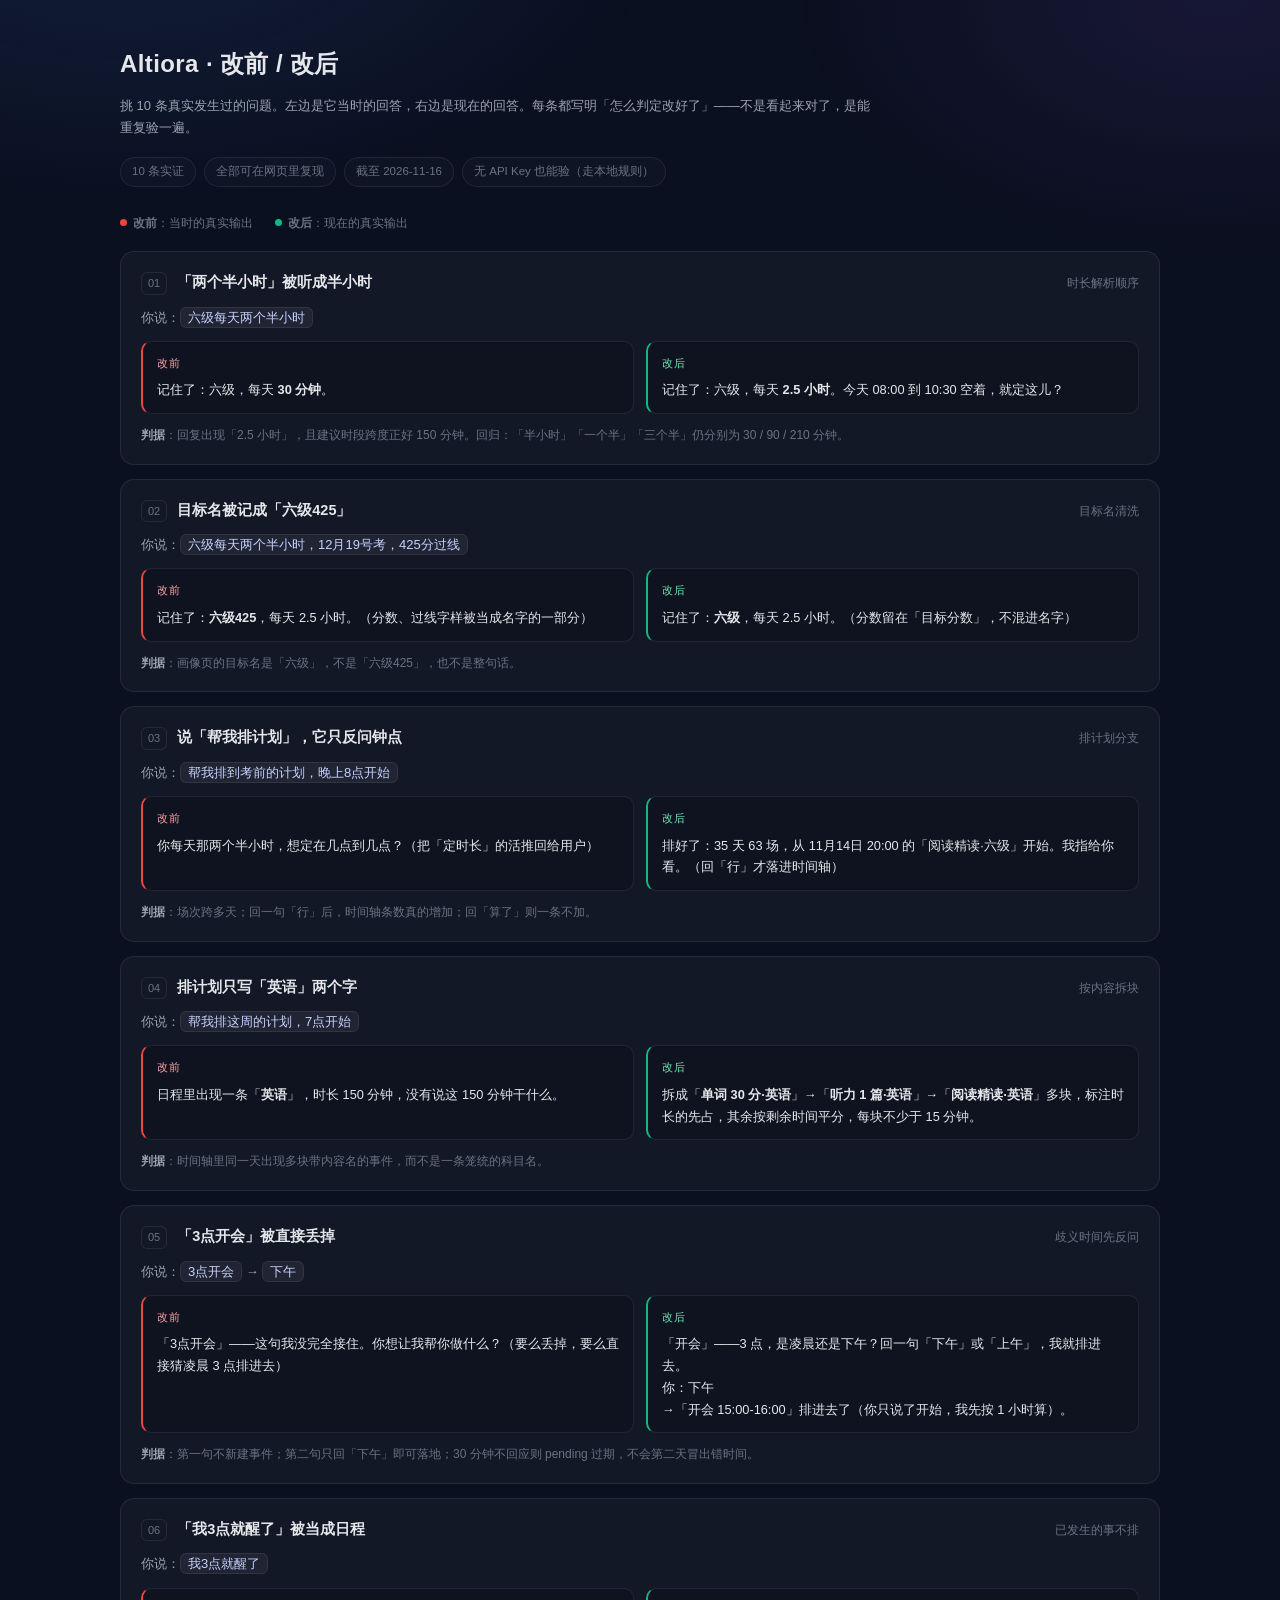
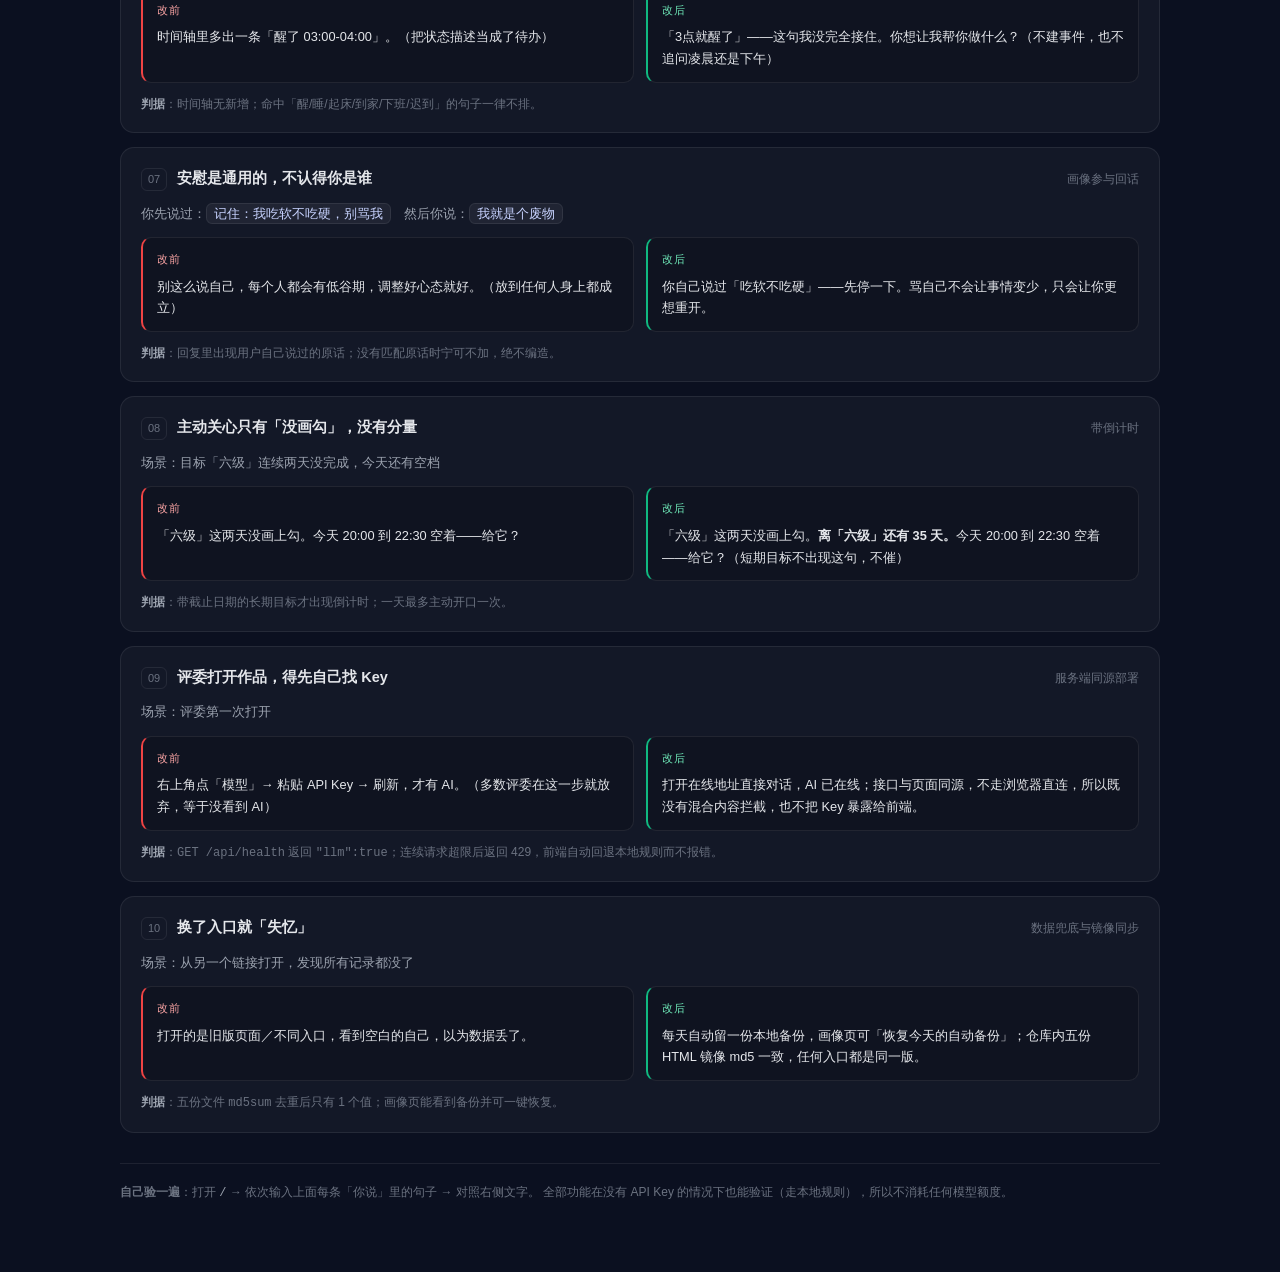
<file: Altiora-改前改后.html>
<!DOCTYPE html>
<html lang="zh-CN">
<head>
<meta charset="UTF-8">
<meta name="viewport" content="width=device-width, initial-scale=1.0">
<title>Altiora · 改前 / 改后（10 条实证）</title>
<style>
:root{
  --bg:#0B1020;--card:rgba(255,255,255,.035);--line:rgba(255,255,255,.08);
  --t1:#E5E7EB;--t2:#9CA3AF;--t3:#6B7280;
  --bad:#EF4444;--good:#10B981;--blue:#3B82F6;--amber:#F59E0B;
}
*{margin:0;padding:0;box-sizing:border-box}
body{
  background:var(--bg);color:var(--t1);font-size:14px;line-height:1.7;
  font-family:-apple-system,BlinkMacSystemFont,"Segoe UI","PingFang SC","Microsoft YaHei",sans-serif;
  -webkit-font-smoothing:antialiased;
}
body::before{
  content:"";position:fixed;inset:0;pointer-events:none;z-index:0;
  background:radial-gradient(900px 500px at 10% -10%,rgba(59,130,246,.13),transparent 60%),
             radial-gradient(700px 420px at 95% 0%,rgba(139,92,246,.10),transparent 60%);
}
.wrap{max-width:1080px;margin:0 auto;padding:44px 20px 72px;position:relative;z-index:1}
h1{font-size:24px;font-weight:700;letter-spacing:.4px}
.sub{color:var(--t2);font-size:13px;margin-top:10px;max-width:760px}
.meta{display:flex;gap:8px;flex-wrap:wrap;margin-top:18px}
.chip{font-size:11.5px;color:var(--t3);border:1px solid var(--line);border-radius:999px;padding:4px 11px;background:rgba(255,255,255,.02)}
.legend{display:flex;gap:22px;flex-wrap:wrap;margin:26px 0 18px;font-size:12px;color:var(--t3)}
.legend b{font-weight:600}
.dot{display:inline-block;width:7px;height:7px;border-radius:50%;margin-right:6px;vertical-align:1px}
.dot.b{background:var(--bad)}.dot.g{background:var(--good)}
.card{
  background:var(--card);border:1px solid var(--line);border-radius:14px;
  padding:18px 20px;margin-bottom:14px;transition:.15s;
}
.card:hover{border-color:rgba(255,255,255,.16)}
.head{display:flex;align-items:baseline;gap:10px;flex-wrap:wrap}
.idx{font-size:11px;color:var(--t3);font-variant-numeric:tabular-nums;border:1px solid var(--line);border-radius:6px;padding:1px 6px}
.name{font-size:14.5px;font-weight:600}
.why{font-size:12px;color:var(--t3);margin-left:auto}
.said{margin-top:12px;font-size:13px;color:var(--t2)}
.said code{background:rgba(255,255,255,.05);border:1px solid var(--line);border-radius:6px;padding:2px 7px;color:#C7D2FE;font-family:inherit}
.pair{display:grid;grid-template-columns:1fr 1fr;gap:12px;margin-top:12px}
.pane{background:rgba(0,0,0,.18);border:1px solid var(--line);border-radius:10px;padding:12px 14px}
.pane.before{border-left:2px solid var(--bad)}
.pane.after{border-left:2px solid var(--good)}
.tag{font-size:11px;letter-spacing:.5px;margin-bottom:7px}
.pane.before .tag{color:#FCA5A5}
.pane.after .tag{color:#6EE7B7}
.say{font-size:12.8px;color:var(--t1);word-break:break-word}
.say.dim{color:var(--t3)}
.check{margin-top:11px;font-size:12px;color:var(--t3)}
.check b{color:var(--t2);font-weight:600}
footer{margin-top:30px;padding-top:18px;border-top:1px solid var(--line);font-size:12px;color:var(--t3)}
footer code{color:var(--t2)}
@media(max-width:720px){
  .pair{grid-template-columns:1fr}
  .why{margin-left:0;width:100%}
  .wrap{padding:28px 16px 56px}
  h1{font-size:20px}
}
</style>
</head>
<body>
<div class="wrap">

  <h1>Altiora · 改前 / 改后</h1>
  <p class="sub">挑 10 条真实发生过的问题。左边是它当时的回答，右边是现在的回答。每条都写明「怎么判定改好了」——不是看起来对了，是能重复验一遍。</p>

  <div class="meta">
    <span class="chip">10 条实证</span>
    <span class="chip">全部可在网页里复现</span>
    <span class="chip">截至 2026-11-16</span>
    <span class="chip">无 API Key 也能验（走本地规则）</span>
  </div>

  <div class="legend">
    <span><i class="dot b"></i><b>改前</b>：当时的真实输出</span>
    <span><i class="dot g"></i><b>改后</b>：现在的真实输出</span>
  </div>

  <!-- 01 -->
  <div class="card">
    <div class="head"><span class="idx">01</span><span class="name">「两个半小时」被听成半小时</span><span class="why">时长解析顺序</span></div>
    <div class="said">你说：<code>六级每天两个半小时</code></div>
    <div class="pair">
      <div class="pane before"><div class="tag">改前</div><div class="say">记住了：六级，每天 <b>30 分钟</b>。</div></div>
      <div class="pane after"><div class="tag">改后</div><div class="say">记住了：六级，每天 <b>2.5 小时</b>。今天 08:00 到 10:30 空着，就定这儿？</div></div>
    </div>
    <div class="check"><b>判据</b>：回复出现「2.5 小时」，且建议时段跨度正好 150 分钟。回归：「半小时」「一个半」「三个半」仍分别为 30 / 90 / 210 分钟。</div>
  </div>

  <!-- 02 -->
  <div class="card">
    <div class="head"><span class="idx">02</span><span class="name">目标名被记成「六级425」</span><span class="why">目标名清洗</span></div>
    <div class="said">你说：<code>六级每天两个半小时，12月19号考，425分过线</code></div>
    <div class="pair">
      <div class="pane before"><div class="tag">改前</div><div class="say">记住了：<b>六级425</b>，每天 2.5 小时。<span class="dim">（分数、过线字样被当成名字的一部分）</span></div></div>
      <div class="pane after"><div class="tag">改后</div><div class="say">记住了：<b>六级</b>，每天 2.5 小时。<span class="dim">（分数留在「目标分数」，不混进名字）</span></div></div>
    </div>
    <div class="check"><b>判据</b>：画像页的目标名是「六级」，不是「六级425」，也不是整句话。</div>
  </div>

  <!-- 03 -->
  <div class="card">
    <div class="head"><span class="idx">03</span><span class="name">说「帮我排计划」，它只反问钟点</span><span class="why">排计划分支</span></div>
    <div class="said">你说：<code>帮我排到考前的计划，晚上8点开始</code></div>
    <div class="pair">
      <div class="pane before"><div class="tag">改前</div><div class="say">你每天那两个半小时，想定在几点到几点？<span class="dim">（把「定时长」的活推回给用户）</span></div></div>
      <div class="pane after"><div class="tag">改后</div><div class="say">排好了：35 天 63 场，从 11月14日 20:00 的「阅读精读·六级」开始。我指给你看。<span class="dim">（回「行」才落进时间轴）</span></div></div>
    </div>
    <div class="check"><b>判据</b>：场次跨多天；回一句「行」后，时间轴条数真的增加；回「算了」则一条不加。</div>
  </div>

  <!-- 04 -->
  <div class="card">
    <div class="head"><span class="idx">04</span><span class="name">排计划只写「英语」两个字</span><span class="why">按内容拆块</span></div>
    <div class="said">你说：<code>帮我排这周的计划，7点开始</code></div>
    <div class="pair">
      <div class="pane before"><div class="tag">改前</div><div class="say">日程里出现一条「<b>英语</b>」，时长 150 分钟，没有说这 150 分钟干什么。</div></div>
      <div class="pane after"><div class="tag">改后</div><div class="say">拆成「<b>单词 30 分·英语</b>」→「<b>听力 1 篇·英语</b>」→「<b>阅读精读·英语</b>」多块，标注时长的先占，其余按剩余时间平分，每块不少于 15 分钟。</div></div>
    </div>
    <div class="check"><b>判据</b>：时间轴里同一天出现多块带内容名的事件，而不是一条笼统的科目名。</div>
  </div>

  <!-- 05 -->
  <div class="card">
    <div class="head"><span class="idx">05</span><span class="name">「3点开会」被直接丢掉</span><span class="why">歧义时间先反问</span></div>
    <div class="said">你说：<code>3点开会</code> → <code>下午</code></div>
    <div class="pair">
      <div class="pane before"><div class="tag">改前</div><div class="say">「3点开会」——这句我没完全接住。你想让我帮你做什么？<span class="dim">（要么丢掉，要么直接猜凌晨 3 点排进去）</span></div></div>
      <div class="pane after"><div class="tag">改后</div><div class="say">「开会」——3 点，是凌晨还是下午？回一句「下午」或「上午」，我就排进去。<br>你：下午<br>→「开会 15:00-16:00」排进去了（你只说了开始，我先按 1 小时算）。</div></div>
    </div>
    <div class="check"><b>判据</b>：第一句不新建事件；第二句只回「下午」即可落地；30 分钟不回应则 pending 过期，不会第二天冒出错时间。</div>
  </div>

  <!-- 06 -->
  <div class="card">
    <div class="head"><span class="idx">06</span><span class="name">「我3点就醒了」被当成日程</span><span class="why">已发生的事不排</span></div>
    <div class="said">你说：<code>我3点就醒了</code></div>
    <div class="pair">
      <div class="pane before"><div class="tag">改前</div><div class="say">时间轴里多出一条「醒了 03:00-04:00」。<span class="dim">（把状态描述当成了待办）</span></div></div>
      <div class="pane after"><div class="tag">改后</div><div class="say">「3点就醒了」——这句我没完全接住。你想让我帮你做什么？<span class="dim">（不建事件，也不追问凌晨还是下午）</span></div></div>
    </div>
    <div class="check"><b>判据</b>：时间轴无新增；命中「醒/睡/起床/到家/下班/迟到」的句子一律不排。</div>
  </div>

  <!-- 07 -->
  <div class="card">
    <div class="head"><span class="idx">07</span><span class="name">安慰是通用的，不认得你是谁</span><span class="why">画像参与回话</span></div>
    <div class="said">你先说过：<code>记住：我吃软不吃硬，别骂我</code>　然后你说：<code>我就是个废物</code></div>
    <div class="pair">
      <div class="pane before"><div class="tag">改前</div><div class="say">别这么说自己，每个人都会有低谷期，调整好心态就好。<span class="dim">（放到任何人身上都成立）</span></div></div>
      <div class="pane after"><div class="tag">改后</div><div class="say">你自己说过「吃软不吃硬」——先停一下。骂自己不会让事情变少，只会让你更想重开。</div></div>
    </div>
    <div class="check"><b>判据</b>：回复里出现用户自己说过的原话；没有匹配原话时宁可不加，绝不编造。</div>
  </div>

  <!-- 08 -->
  <div class="card">
    <div class="head"><span class="idx">08</span><span class="name">主动关心只有「没画勾」，没有分量</span><span class="why">带倒计时</span></div>
    <div class="said">场景：目标「六级」连续两天没完成，今天还有空档</div>
    <div class="pair">
      <div class="pane before"><div class="tag">改前</div><div class="say">「六级」这两天没画上勾。今天 20:00 到 22:30 空着——给它？</div></div>
      <div class="pane after"><div class="tag">改后</div><div class="say">「六级」这两天没画上勾。<b>离「六级」还有 35 天。</b>今天 20:00 到 22:30 空着——给它？<span class="dim">（短期目标不出现这句，不催）</span></div></div>
    </div>
    <div class="check"><b>判据</b>：带截止日期的长期目标才出现倒计时；一天最多主动开口一次。</div>
  </div>

  <!-- 09 -->
  <div class="card">
    <div class="head"><span class="idx">09</span><span class="name">评委打开作品，得先自己找 Key</span><span class="why">服务端同源部署</span></div>
    <div class="said">场景：评委第一次打开</div>
    <div class="pair">
      <div class="pane before"><div class="tag">改前</div><div class="say">右上角点「模型」→ 粘贴 API Key → 刷新，才有 AI。<span class="dim">（多数评委在这一步就放弃，等于没看到 AI）</span></div></div>
      <div class="pane after"><div class="tag">改后</div><div class="say">打开在线地址直接对话，AI 已在线；接口与页面同源，不走浏览器直连，所以既没有混合内容拦截，也不把 Key 暴露给前端。</div></div>
    </div>
    <div class="check"><b>判据</b>：<code>GET /api/health</code> 返回 <code>"llm":true</code>；连续请求超限后返回 429，前端自动回退本地规则而不报错。</div>
  </div>

  <!-- 10 -->
  <div class="card">
    <div class="head"><span class="idx">10</span><span class="name">换了入口就「失忆」</span><span class="why">数据兜底与镜像同步</span></div>
    <div class="said">场景：从另一个链接打开，发现所有记录都没了</div>
    <div class="pair">
      <div class="pane before"><div class="tag">改前</div><div class="say">打开的是旧版页面／不同入口，看到空白的自己，以为数据丢了。</div></div>
      <div class="pane after"><div class="tag">改后</div><div class="say">每天自动留一份本地备份，画像页可「恢复今天的自动备份」；仓库内五份 HTML 镜像 md5 一致，任何入口都是同一版。</div></div>
    </div>
    <div class="check"><b>判据</b>：五份文件 <code>md5sum</code> 去重后只有 1 个值；画像页能看到备份并可一键恢复。</div>
  </div>

  <footer>
    <b>自己验一遍</b>：打开 <code>/</code> → 依次输入上面每条「你说」里的句子 → 对照右侧文字。
    全部功能在没有 API Key 的情况下也能验证（走本地规则），所以不消耗任何模型额度。
  </footer>

</div>
</body>
</html>
</file>
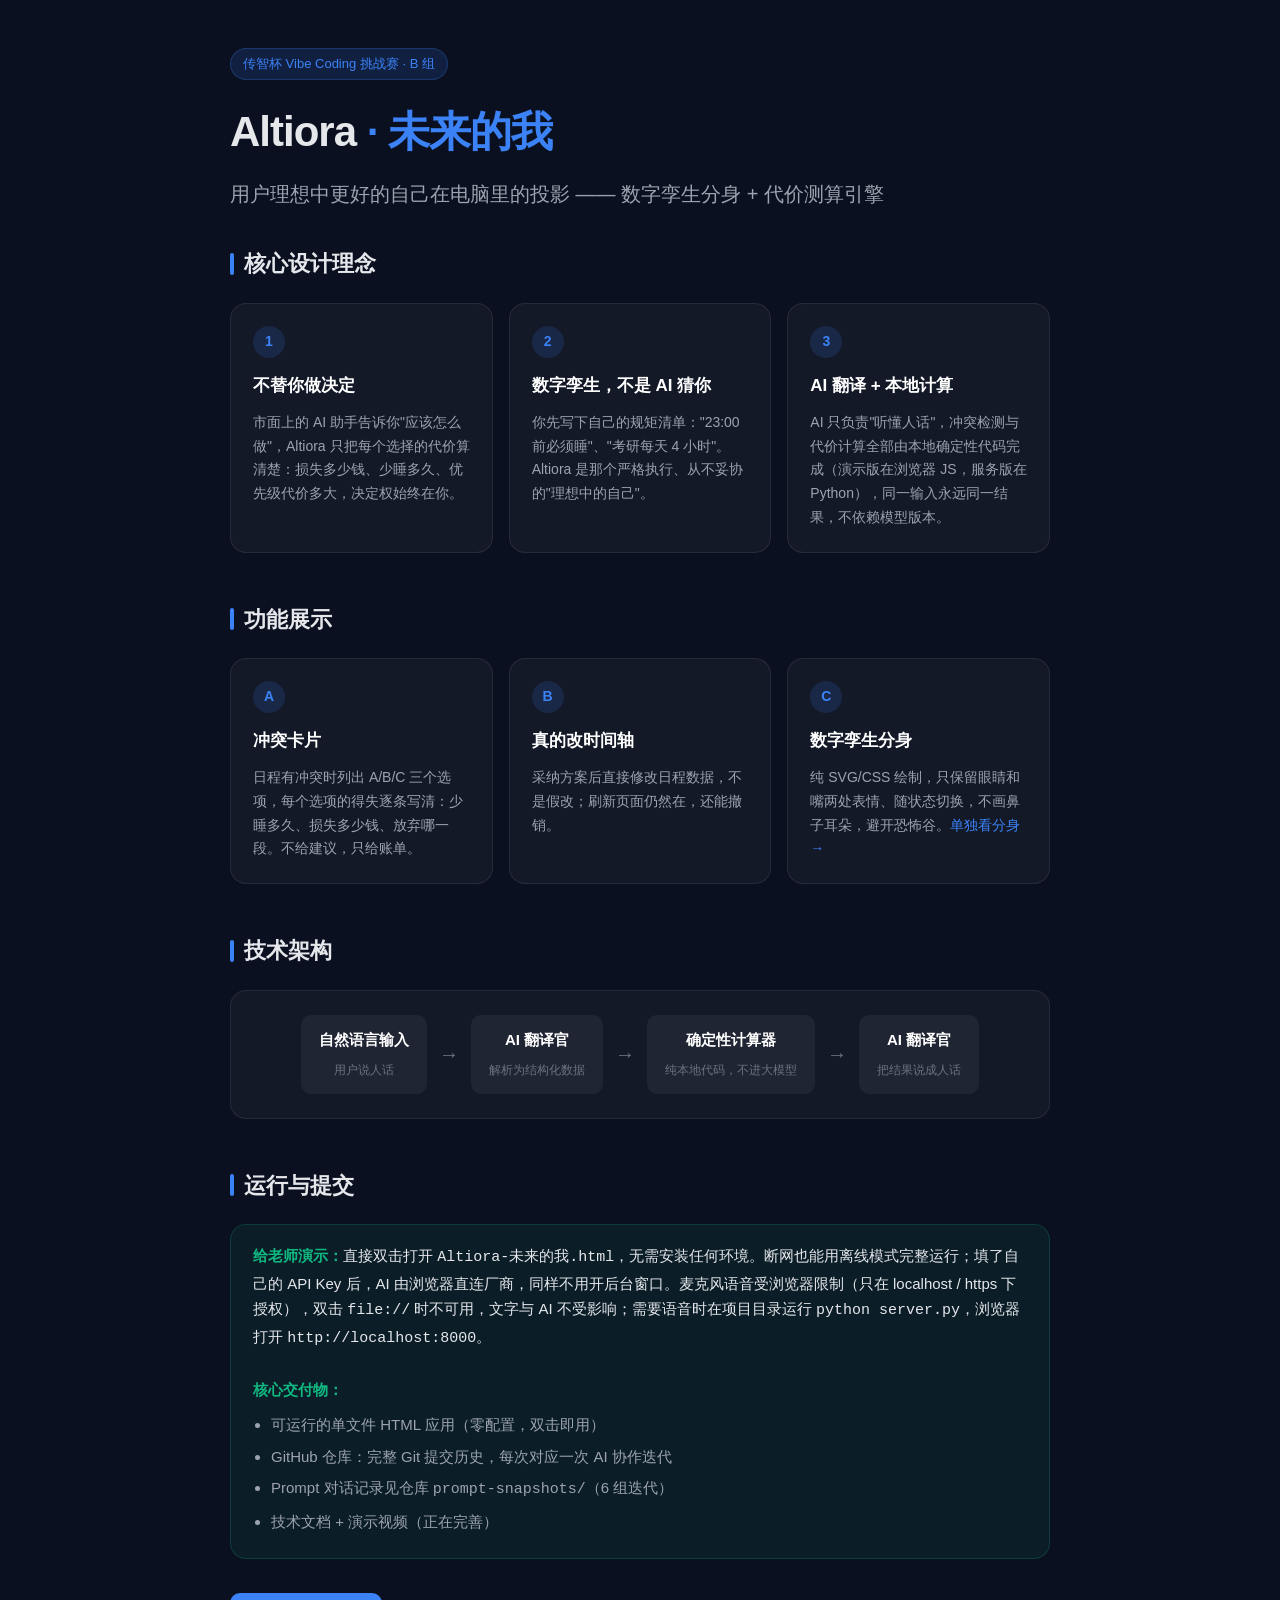
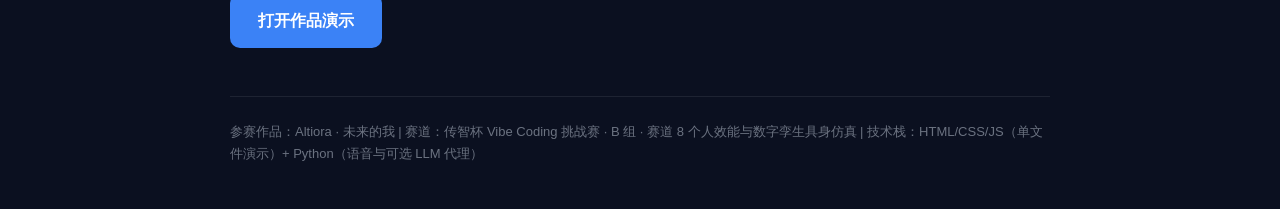
<file: Altiora-给老师看.html>
<!DOCTYPE html>
<html lang="zh-CN">
<head>
<meta charset="UTF-8">
<meta name="viewport" content="width=device-width, initial-scale=1.0">
<title>Altiora · 给老师看</title>
<style>
:root{
  --bg:#0B1020;
  --card:rgba(255,255,255,.04);
  --card-hi:rgba(255,255,255,.07);
  --line:rgba(255,255,255,.08);
  --t1:#E5E7EB;
  --t2:#9CA3AF;
  --t3:#6B7280;
  --blue:#3B82F6;
  --green:#10B981;
  --orange:#F97316;
  --purple:#8B5CF6;
  --cyan:#06B6D4;
  --r:16px;
}
*{margin:0;padding:0;box-sizing:border-box}
body{
  background:var(--bg);
  color:var(--t1);
  font-family:-apple-system,BlinkMacSystemFont,"Segoe UI","PingFang SC","Microsoft YaHei",sans-serif;
  font-size:15px;line-height:1.7;
}
.wrap{max-width:860px;margin:0 auto;padding:48px 20px}
.badge{
  display:inline-block;padding:4px 12px;border-radius:999px;
  background:rgba(59,130,246,.15);color:var(--blue);font-size:13px;
  border:1px solid rgba(59,130,246,.25);margin-bottom:16px;
}
h1{font-size:42px;font-weight:700;letter-spacing:-1px;margin-bottom:12px}
h1 span{color:var(--blue)}
.sub{font-size:20px;color:var(--t2);margin-bottom:36px;line-height:1.5}
.section{margin-bottom:48px}
.section h2{font-size:22px;margin-bottom:20px;display:flex;align-items:center;gap:10px}
.section h2::before{content:"";width:4px;height:22px;background:var(--blue);border-radius:2px}
.cards{display:grid;grid-template-columns:repeat(auto-fit,minmax(240px,1fr));gap:16px}
.card{
  background:var(--card);border:1px solid var(--line);border-radius:var(--r);
  padding:22px;transition:.2s;
}
.card:hover{background:var(--card-hi);border-color:var(--line-hi)}
.card h3{font-size:17px;margin-bottom:10px;color:#fff}
.card p{color:var(--t2);font-size:14px;line-height:1.7}
.card .num{
  width:32px;height:32px;border-radius:50%;background:rgba(59,130,246,.15);
  color:var(--blue);display:flex;align-items:center;justify-content:center;
  font-weight:700;font-size:14px;margin-bottom:14px;
}
.img-card{
  background:var(--card);border:1px solid var(--line);border-radius:var(--r);
  overflow:hidden;margin-bottom:16px;
}
.img-card img{width:100%;display:block}
.img-card .cap{padding:14px 18px;color:var(--t2);font-size:14px}
.img-grid{display:grid;grid-template-columns:repeat(auto-fit,minmax(320px,1fr));gap:16px}
.info{
  background:rgba(16,185,129,.08);border:1px solid rgba(16,185,129,.2);
  border-radius:var(--r);padding:18px 22px;
}
.info strong{color:var(--green)}
.info ul{margin:10px 0 0 18px;color:var(--t2)}
.info li{margin:6px 0}
.arch{
  display:flex;gap:12px;align-items:center;justify-content:center;flex-wrap:wrap;
  padding:24px;background:var(--card);border-radius:var(--r);border:1px solid var(--line);
}
.arch-item{padding:12px 18px;background:rgba(255,255,255,.05);border-radius:10px;text-align:center}
.arch-item b{display:block;color:#fff;margin-bottom:4px}
.arch-item small{color:var(--t3);font-size:12px}
.arch-arrow{color:var(--t3);font-size:20px}
.run{
  background:var(--blue);color:#fff;border:none;border-radius:10px;
  padding:14px 28px;font-size:16px;font-weight:600;cursor:pointer;
  text-decoration:none;display:inline-block;margin-top:8px;
}
.run:hover{background:#2563EB}
.footer{margin-top:40px;padding-top:24px;border-top:1px solid var(--line);color:var(--t3);font-size:13px}
@media (max-width:600px){
  h1{font-size:30px}
  .sub{font-size:16px}
}
</style>
</head>
<body>
<div class="wrap">
  <div class="badge">传智杯 Vibe Coding 挑战赛 · B 组</div>
  <h1>Altiora <span>· 未来的我</span></h1>
  <p class="sub">用户理想中更好的自己在电脑里的投影 —— 数字孪生分身 + 代价测算引擎</p>

  <div class="section">
    <h2>核心设计理念</h2>
    <div class="cards">
      <div class="card">
        <div class="num">1</div>
        <h3>不替你做决定</h3>
        <p>市面上的 AI 助手告诉你"应该怎么做"，Altiora 只把每个选择的代价算清楚：损失多少钱、少睡多久、优先级代价多大，决定权始终在你。</p>
      </div>
      <div class="card">
        <div class="num">2</div>
        <h3>数字孪生，不是 AI 猜你</h3>
        <p>你先写下自己的规矩清单："23:00 前必须睡"、"考研每天 4 小时"。Altiora 是那个严格执行、从不妥协的"理想中的自己"。</p>
      </div>
      <div class="card">
        <div class="num">3</div>
        <h3>AI 翻译 + 本地计算</h3>
        <p>AI 只负责"听懂人话"，冲突检测与代价计算全部由本地确定性代码完成（演示版在浏览器 JS，服务版在 Python），同一输入永远同一结果，不依赖模型版本。</p>
      </div>
    </div>
  </div>

  <div class="section">
    <h2>功能展示</h2>
    <div class="cards">
      <div class="card">
        <div class="num">A</div>
        <h3>冲突卡片</h3>
        <p>日程有冲突时列出 A/B/C 三个选项，每个选项的得失逐条写清：少睡多久、损失多少钱、放弃哪一段。不给建议，只给账单。</p>
      </div>
      <div class="card">
        <div class="num">B</div>
        <h3>真的改时间轴</h3>
        <p>采纳方案后直接修改日程数据，不是假改；刷新页面仍然在，还能撤销。</p>
      </div>
      <div class="card">
        <div class="num">C</div>
        <h3>数字孪生分身</h3>
        <p>纯 SVG/CSS 绘制，只保留眼睛和嘴两处表情、随状态切换，不画鼻子耳朵，避开恐怖谷。<a href="avatar-preview.html" target="_blank" style="color:var(--blue);text-decoration:none">单独看分身 →</a></p>
      </div>
    </div>
  </div>

  <div class="section">
    <h2>技术架构</h2>
    <div class="arch">
      <div class="arch-item"><b>自然语言输入</b><small>用户说人话</small></div>
      <div class="arch-arrow">→</div>
      <div class="arch-item"><b>AI 翻译官</b><small>解析为结构化数据</small></div>
      <div class="arch-arrow">→</div>
      <div class="arch-item"><b>确定性计算器</b><small>纯本地代码，不进大模型</small></div>
      <div class="arch-arrow">→</div>
      <div class="arch-item"><b>AI 翻译官</b><small>把结果说成人话</small></div>
    </div>
  </div>

  <div class="section">
    <h2>运行与提交</h2>
    <div class="info">
      <strong>给老师演示：</strong>直接双击打开 <code>Altiora-未来的我.html</code>，无需安装任何环境。断网也能用离线模式完整运行；填了自己的 API Key 后，AI 由浏览器直连厂商，同样不用开后台窗口。麦克风语音受浏览器限制（只在 localhost / https 下授权），双击 <code>file://</code> 时不可用，文字与 AI 不受影响；需要语音时在项目目录运行 <code>python server.py</code>，浏览器打开 <code>http://localhost:8000</code>。<br><br>
      <strong>核心交付物：</strong>
      <ul>
        <li>可运行的单文件 HTML 应用（零配置，双击即用）</li>
        <li>GitHub 仓库：完整 Git 提交历史，每次对应一次 AI 协作迭代</li>
        <li>Prompt 对话记录见仓库 <code>prompt-snapshots/</code>（6 组迭代）</li>
        <li>技术文档 + 演示视频（正在完善）</li>
      </ul>
    </div>
    <br>
    <a class="run" href="Altiora-未来的我.html" target="_blank">打开作品演示</a>
  </div>

  <div class="footer">
    参赛作品：Altiora · 未来的我 | 赛道：传智杯 Vibe Coding 挑战赛 · B 组 · 赛道 8 个人效能与数字孪生具身仿真 | 技术栈：HTML/CSS/JS（单文件演示）+ Python（语音与可选 LLM 代理）
  </div>
</div>
</body>
</html>
</file>
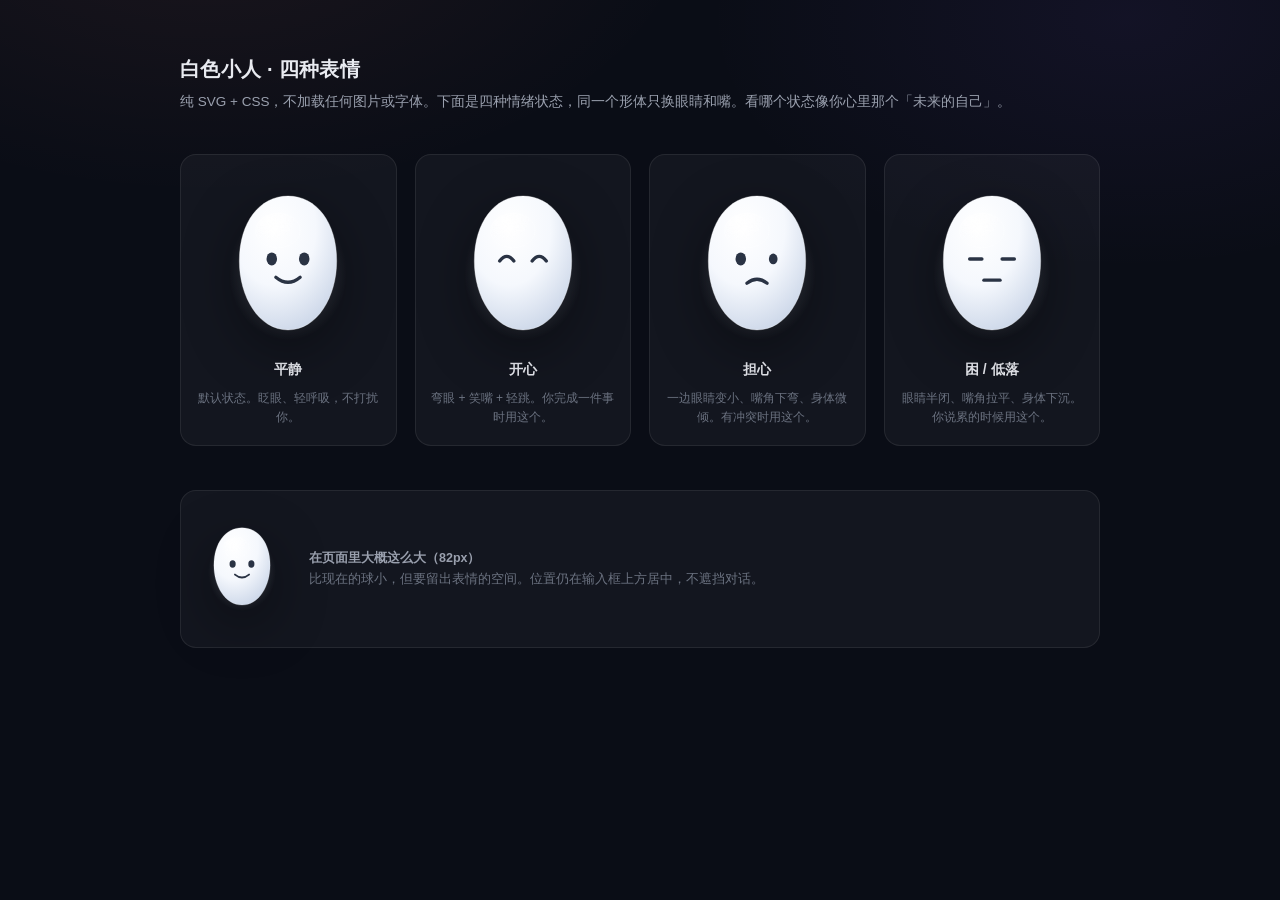
<file: avatar-preview.html>
<!DOCTYPE html>
<html lang="zh-CN">
<head>
<meta charset="UTF-8">
<meta name="viewport" content="width=device-width, initial-scale=1.0">
<title>白色小人 · 形象预演</title>
<style>
  :root{
    --bg:#0A0D16;
    --card:rgba(255,255,255,.04);
    --line:rgba(255,255,255,.08);
    --t1:#E8EAF0;
    --t2:#9AA0AE;
    --t3:#6B7280;
  }
  *{margin:0;padding:0;box-sizing:border-box}
  body{
    background:var(--bg);color:var(--t1);
    font-family:-apple-system,BlinkMacSystemFont,"Segoe UI","PingFang SC","Microsoft YaHei",sans-serif;
    min-height:100vh;padding:56px 24px 80px;
    background-image:
      radial-gradient(800px 460px at 16% -10%, rgba(255,138,122,.07), transparent 62%),
      radial-gradient(700px 420px at 88% 2%, rgba(139,92,246,.07), transparent 60%);
  }
  .head{max-width:920px;margin:0 auto 40px}
  .head h1{font-size:20px;font-weight:600;letter-spacing:.3px}
  .head p{margin-top:8px;font-size:13.5px;color:var(--t2);line-height:1.7}
  .gallery{
    max-width:920px;margin:0 auto;
    display:grid;grid-template-columns:repeat(4,1fr);gap:18px;
  }
  @media (max-width:760px){.gallery{grid-template-columns:repeat(2,1fr)}}
  .cell{
    background:var(--card);border:1px solid var(--line);border-radius:16px;
    padding:22px 14px 18px;display:flex;flex-direction:column;align-items:center;gap:10px;
  }
  .cell .name{font-size:14px;font-weight:600}
  .cell .desc{font-size:12px;color:var(--t3);text-align:center;line-height:1.6;min-height:38px}

  /* ── 白色小人 ── */
  .wf{
    width:142px;height:174px;overflow:visible;
    filter:drop-shadow(0 18px 28px rgba(0,0,0,.42));
  }
  .wf .body{
    fill:url(#g-body);
    stroke:rgba(255,255,255,.55);stroke-width:.6;
  }
  .wf .rim{fill:url(#g-rim);opacity:.85}
  .wf .eye{fill:#2A3344}
  .wf .eyes-happy path,.wf .eyes-tired path{
    fill:none;stroke:#2A3344;stroke-width:3.4;stroke-linecap:round;
  }
  .wf .mouth-smile,.wf .mouth-frown,.wf .mouth-line{
    fill:none;stroke:#2A3344;stroke-linecap:round;stroke-width:3.2;
  }
  /* 默认隐藏的部件 */
  .wf .eyes-happy,.wf .eyes-tired,.wf .mouth-frown,.wf .mouth-line{display:none}

  /* 平静 */
  .wf[data-mood="calm"]{--glow:#DCE6F5}
  .wf[data-mood="calm"] .eyes-open{animation:blink 5.6s infinite}
  .wf[data-mood="calm"] .body{animation:breathe 4.6s ease-in-out infinite}

  /* 开心 */
  .wf[data-mood="happy"]{--glow:#FF9E8E}
  .wf[data-mood="happy"] .eyes-open{display:none}
  .wf[data-mood="happy"] .eyes-happy{display:block}
  .wf[data-mood="happy"] .mouth-smile{display:none}
  .wf[data-mood="happy"] .mouth-line{display:none}
  .wf[data-mood="happy"] .body{animation:hop 1.9s ease-in-out infinite}

  /* 担心 */
  .wf[data-mood="worried"]{--glow:#F5A524}
  .wf[data-mood="worried"] .mouth-smile{display:none}
  .wf[data-mood="worried"] .mouth-frown{display:block}
  .wf[data-mood="worried"] .e2{transform:scale(.82);transform-box:fill-box;transform-origin:center}
  .wf[data-mood="worried"] .body{animation:tilt 4.2s ease-in-out infinite}

  /* 困 / 低落 */
  .wf[data-mood="tired"]{--glow:#7C8AA5}
  .wf[data-mood="tired"] .eyes-open{display:none}
  .wf[data-mood="tired"] .eyes-tired{display:block}
  .wf[data-mood="tired"] .mouth-smile{display:none}
  .wf[data-mood="tired"] .mouth-line{display:block}
  .wf[data-mood="tired"] .body{animation:sink 5.2s ease-in-out infinite}
  .wf[data-mood="tired"] .e1,.wf[data-mood="tired"] .e2{animation:none}

  @keyframes breathe{0%,100%{transform:translateY(0) scale(1)}50%{transform:translateY(-3px) scale(1.012)}}
  @keyframes hop{0%,100%{transform:translateY(0)}45%{transform:translateY(-9px)}}
  @keyframes tilt{0%,100%{transform:rotate(0)}50%{transform:rotate(-2.4deg)}}
  @keyframes sink{0%,100%{transform:translateY(4px)}50%{transform:translateY(8px)}}
  @keyframes blink{0%,93%,100%{transform:scaleY(1)}96%{transform:scaleY(.12)}}
  .wf .eyes-open,.wf .e1,.wf .e2{transform-box:fill-box;transform-origin:center}

  /* 缩到 App 里的大小 */
  .small{
    max-width:920px;margin:44px auto 0;padding:26px 20px;
    background:var(--card);border:1px solid var(--line);border-radius:16px;
    display:flex;align-items:center;gap:26px;
  }
  .small .wf{width:82px;height:100px}
  .small .txt{font-size:12.5px;color:var(--t3);line-height:1.7}
  .small .txt b{color:var(--t2);font-weight:600}
</style>
</head>
<body>
  <div class="head">
    <h1>白色小人 · 四种表情</h1>
    <p>纯 SVG + CSS，不加载任何图片或字体。下面是四种情绪状态，同一个形体只换眼睛和嘴。看哪个状态像你心里那个「未来的自己」。</p>
  </div>

  <div class="gallery" id="gallery"></div>

  <div class="small">
    <div id="smallFig"></div>
    <div class="txt">
      <b>在页面里大概这么大（82px）</b><br>
      比现在的球小，但要留出表情的空间。位置仍在输入框上方居中，不遮挡对话。
    </div>
  </div>

<script>
function figure(mood){
  return `
  <svg class="wf" data-mood="${mood}" viewBox="0 0 140 170" aria-label="白色小人">
    <defs>
      <radialGradient id="g-body" cx="36%" cy="24%" r="82%">
        <stop offset="0%"  stop-color="#FFFFFF"/>
        <stop offset="52%" stop-color="#F5F8FD"/>
        <stop offset="100%" stop-color="#CBD6E8"/>
      </radialGradient>
      <radialGradient id="g-glow">
        <stop offset="0%"  stop-color="var(--glow)" stop-opacity=".50"/>
        <stop offset="62%" stop-color="var(--glow)" stop-opacity=".12"/>
        <stop offset="100%" stop-color="var(--glow)" stop-opacity="0"/>
      </radialGradient>
      <radialGradient id="g-rim" cx="34%" cy="18%" r="56%">
        <stop offset="0%" stop-color="#FFFFFF" stop-opacity=".95"/>
        <stop offset="100%" stop-color="#FFFFFF" stop-opacity="0"/>
      </radialGradient>
    </defs>

    <ellipse cx="70" cy="94" rx="58" ry="66" fill="url(#g-glow)"/>

    <g class="body">
      <path d="M70 18 C98 18 118 44 118 82 C118 117 99 150 70 150 C41 150 22 117 22 82 C22 44 42 18 70 18 Z"/>
      <ellipse class="rim" cx="60" cy="52" rx="22" ry="17"/>
    </g>

    <g class="face">
      <g class="eyes-open">
        <ellipse class="eye e1" cx="54" cy="80" rx="5.2" ry="6.4"/>
        <ellipse class="eye e2" cx="86" cy="80" rx="5.2" ry="6.4"/>
      </g>
      <g class="eyes-happy">
        <path d="M47 82 Q54 73 61 82"/>
        <path d="M79 82 Q86 73 93 82"/>
      </g>
      <g class="eyes-tired">
        <path d="M48 80 h12"/>
        <path d="M80 80 h12"/>
      </g>
      <path class="mouth-smile" d="M58 98 Q70 108 82 98"/>
      <path class="mouth-frown" d="M60 104 Q70 96 80 104"/>
      <path class="mouth-line"  d="M62 101 h16"/>
    </g>
  </svg>`;
}

const moods = [
  {k:"calm",    n:"平静",   d:"默认状态。眨眼、轻呼吸，不打扰你。"},
  {k:"happy",   n:"开心",   d:"弯眼 + 笑嘴 + 轻跳。你完成一件事时用这个。"},
  {k:"worried", n:"担心",   d:"一边眼睛变小、嘴角下弯、身体微倾。有冲突时用这个。"},
  {k:"tired",   n:"困 / 低落", d:"眼睛半闭、嘴角拉平、身体下沉。你说累的时候用这个。"}
];

document.getElementById("gallery").innerHTML = moods.map(m=>`
  <div class="cell">
    ${figure(m.k)}
    <div class="name">${m.n}</div>
    <div class="desc">${m.d}</div>
  </div>`).join("");

document.getElementById("smallFig").innerHTML = figure("calm");
</script>
</body>
</html>
</file>
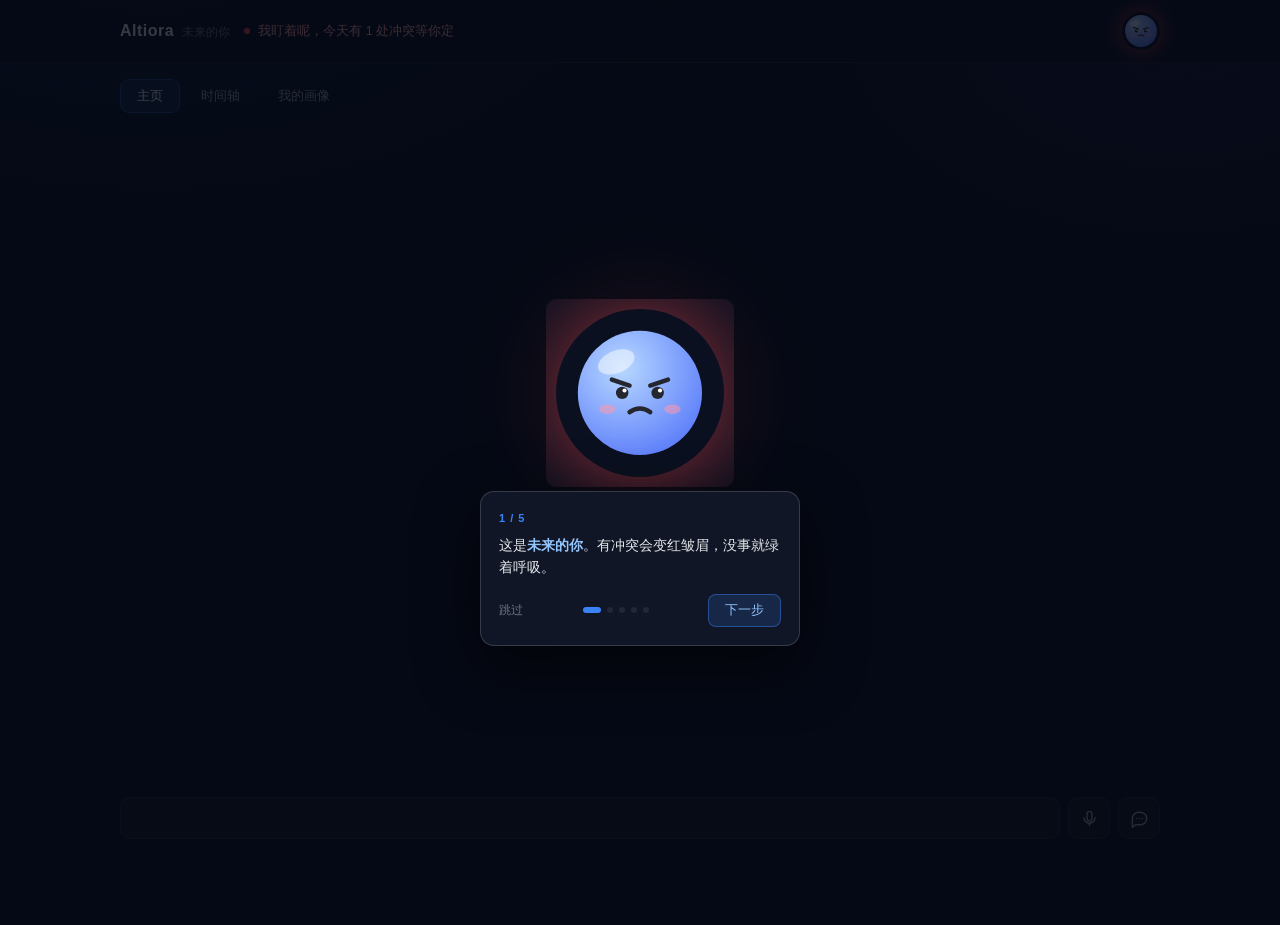
<file: altiora/Altiora-未来的我.html>
<!DOCTYPE html>
<html lang="zh-CN">
<head>
<meta charset="UTF-8">
<meta name="viewport" content="width=device-width, initial-scale=1.0">
<title>Altiora · 未来的你</title>
<style>
:root{
  --bg:#0B1020;
  --card:rgba(255,255,255,.035);
  --card-hi:rgba(255,255,255,.055);
  --line:rgba(255,255,255,.08);
  --line-hi:rgba(255,255,255,.16);
  --t1:#E5E7EB;
  --t2:#9CA3AF;
  --t3:#6B7280;
  --blue:#3B82F6;
  --green:#10B981;
  --orange:#F97316;
  --red:#EF4444;
  --purple:#8B5CF6;
  --cyan:#06B6D4;
  --r:12px;
}
*{margin:0;padding:0;box-sizing:border-box}
body{
  background:var(--bg);
  color:var(--t1);
  font-family:-apple-system,BlinkMacSystemFont,"Segoe UI","PingFang SC","Microsoft YaHei",sans-serif;
  font-size:14px;line-height:1.6;
  -webkit-font-smoothing:antialiased;
  min-height:100vh;
}
body::before{
  content:"";position:fixed;inset:0;pointer-events:none;z-index:0;
  background:
    radial-gradient(900px 500px at 12% -8%, rgba(59,130,246,.14), transparent 60%),
    radial-gradient(700px 420px at 92% 4%, rgba(139,92,246,.11), transparent 60%);
}
.wrap{max-width:1080px;margin:0 auto;padding:0 20px 80px;position:relative;z-index:1}

/* ── 顶部凝视条 ── */
.gaze{
  position:sticky;top:0;z-index:50;
  backdrop-filter:blur(14px);-webkit-backdrop-filter:blur(14px);
  background:rgba(11,16,32,.78);
  border-bottom:1px solid var(--line);
}
.gaze-in{max-width:1080px;margin:0 auto;padding:12px 20px;display:flex;align-items:center;gap:14px}
.logo{font-size:16px;font-weight:700;letter-spacing:.5px}
.logo span{color:var(--t3);font-weight:400;font-size:12px;margin-left:8px;letter-spacing:0}
.gaze-msg{
  flex:1;font-size:12.5px;color:var(--t2);
  font-variant-numeric:tabular-nums;
  display:flex;align-items:center;gap:8px;
}
.gaze-msg .dot{width:6px;height:6px;border-radius:50%;background:var(--red);animation:pulse 2s infinite}
.gaze-msg.warn{color:#FCA5A5}
@keyframes pulse{0%,100%{opacity:1;transform:scale(1)}50%{opacity:.35;transform:scale(.8)}}
.avatar-mini{width:38px;height:38px;border-radius:50%;display:grid;place-items:center;
  box-shadow:0 0 15px 4px var(--glow,rgba(239,68,68,.4))}
.avatar-mini svg{width:100%;height:100%;display:block}

/* ── Tab ── */
.tabs{display:flex;gap:4px;padding:16px 0 22px}
.tab{
  padding:7px 16px;border-radius:9px;font-size:13px;color:var(--t2);
  cursor:pointer;border:1px solid transparent;transition:.15s;background:none;
  font-family:inherit;
}
.tab:hover{color:var(--t1);background:var(--card)}
.tab.on{color:#fff;background:rgba(59,130,246,.14);border-color:rgba(59,130,246,.4)}
.page{display:none}
.page.on{display:block;animation:fade .25s}
@keyframes fade{from{opacity:0;transform:translateY(6px)}to{opacity:1;transform:none}}

/* ── 通用卡片 ── */
.card{
  background:var(--card);border:1px solid var(--line);border-radius:var(--r);
  padding:18px;transition:.15s;
}
.card:hover{border-color:var(--line-hi)}
.card+.card{margin-top:14px}
.ttl{font-size:13px;font-weight:600;color:var(--t1);margin-bottom:14px;display:flex;align-items:center;gap:8px}
.ttl small{color:var(--t3);font-weight:400;font-size:11.5px}

/* ── 主页：只有一个球 ── */
#p-home.on{display:flex;flex-direction:column;min-height:calc(100vh - 190px);justify-content:space-between}
body[data-tab="home"] .fab{display:none}
.orb-stage{flex:1;display:flex;flex-direction:column;align-items:center;justify-content:center;padding:20px 0 0}
.hero-avatar{
  width:168px;height:168px;border-radius:50%;display:grid;place-items:center;position:relative;
  box-shadow:0 0 70px 16px var(--glow,rgba(239,68,68,.35));
  animation:breathe 3.6s ease-in-out infinite;
}
.hero-avatar svg{width:88%;height:88%;display:block}
@keyframes breathe{0%,100%{transform:scale(1);opacity:.95}50%{transform:scale(1.045);opacity:1}}
.hero-name{font-size:14px;font-weight:500;margin-top:30px;letter-spacing:1.5px;color:var(--t3)}
.hero-state{font-size:12.5px;color:var(--red);margin-top:9px;text-align:center;opacity:.9}
.hero-state.green{color:var(--green)}
.hero-state.blue{color:var(--blue)}

/* ── 聊天气泡（仅全屏） ── */
.msg{max-width:74%;animation:fade .22s}
.msg.me{align-self:flex-end;display:flex;flex-direction:column;align-items:flex-end}
.msg.ai{align-self:flex-start;display:flex;gap:9px;align-items:flex-start}
.msg .avatar-sm{
  width:30px;height:30px;border-radius:50%;flex:none;background:#1E293B;
  display:grid;place-items:center;overflow:hidden;border:1px solid var(--line);
}
.msg .avatar-sm svg{width:80%;height:80%}
.msg .bubble{
  padding:11px 15px;border-radius:16px;font-size:13.5px;line-height:1.7;word-break:break-word;
}
.msg.ai .bubble{
  background:var(--card);border:1px solid var(--line);
  border-bottom-left-radius:5px;color:var(--t1);
}
.msg.me .bubble{
  background:rgba(59,130,246,.18);border:1px solid rgba(59,130,246,.32);
  border-bottom-right-radius:5px;color:#DBEAFE;
}
.msg.sys{align-self:center;max-width:100%;color:var(--t3);font-size:11px;padding:2px;text-align:center}
.msg .speak{
  margin-top:6px;width:26px;height:26px;border-radius:50%;border:1px solid var(--line);
  background:rgba(255,255,255,.03);color:var(--t3);font-size:12px;cursor:pointer;
  display:grid;place-items:center;transition:.15s;
}
.msg .speak:hover{color:var(--t1);border-color:var(--line-hi)}
.msg .speak.playing{color:var(--blue);border-color:rgba(59,130,246,.45)}

/* ── 微信式输入条 ── */
.wx-bar{display:flex;align-items:center;gap:8px;padding:14px 0 6px}
.wx-bar input{
  flex:1;min-width:0;padding:12px 16px;border-radius:10px;border:1px solid var(--line);
  background:rgba(255,255,255,.04);color:var(--t1);font-size:14px;font-family:inherit;
  outline:none;transition:.15s;
}
.wx-bar input:focus{border-color:rgba(59,130,246,.5);background:rgba(59,130,246,.06)}
.wx-bar input::placeholder{color:var(--t3)}
.icon-btn{
  width:42px;height:42px;border-radius:10px;border:1px solid var(--line);flex:none;position:relative;
  background:rgba(255,255,255,.03);color:var(--t2);font-size:17px;cursor:pointer;transition:.15s;
  display:grid;place-items:center;
}
.icon-btn:hover{color:var(--t1);background:var(--card-hi)}
.icon-btn.on{background:rgba(239,68,68,.15);border-color:rgba(239,68,68,.5);color:var(--red);animation:pulse 1.2s infinite}
.icon-btn svg{width:19px;height:19px}
.icon-btn .dot{
  position:absolute;top:-4px;right:-4px;min-width:15px;height:15px;border-radius:8px;
  background:var(--red);color:#fff;font-size:9.5px;line-height:15px;text-align:center;padding:0 4px;
  display:none;
}
.icon-btn .dot.on{display:block}

/* AI 回复预览（主页） */
.peek{
  max-width:640px;margin:0 auto 16px;padding:13px 17px;border-radius:14px;width:100%;
  background:var(--card);border:1px solid var(--line);border-left:2px solid var(--blue);
  font-size:13px;line-height:1.7;color:var(--t1);cursor:pointer;
  opacity:0;transform:translateY(8px);transition:.3s;pointer-events:none;
}
.peek.on{opacity:1;transform:none;pointer-events:auto}
.peek .more{display:block;margin-top:8px;font-size:11.5px;color:var(--t3)}
/* 轻提示 */
#toast{
  position:fixed;left:50%;bottom:96px;transform:translate(-50%,10px);z-index:1200;
  max-width:86vw;padding:10px 16px;border-radius:10px;background:#1B2334;
  border:1px solid var(--line-hi);color:var(--t1);font-size:12.5px;line-height:1.6;
  box-shadow:0 8px 28px rgba(0,0,0,.45);opacity:0;pointer-events:none;transition:.25s;
}
#toast.on{opacity:1;transform:translate(-50%,0)}
.btn{
  padding:8px 18px;border-radius:9px;border:1px solid rgba(59,130,246,.45);
  background:rgba(59,130,246,.16);color:#93C5FD;font-size:12.5px;cursor:pointer;transition:.15s;
  font-family:inherit;
}
.btn:hover{background:rgba(59,130,246,.28);color:#fff}
.btn:disabled{opacity:.35;cursor:not-allowed}
.btn.ghost{background:none;border-color:var(--line);color:var(--t2)}
.btn.ghost:hover{background:var(--card-hi);color:var(--t1)}
.hint{font-size:11.5px;color:var(--t3)}

/* ── 甘特图 ── */
.timeline-head{display:flex;justify-content:space-between;align-items:center;margin-bottom:14px}
.axis{position:relative;height:18px;margin-bottom:6px}
.axis i{position:absolute;transform:translateX(-50%);font-size:10.5px;color:var(--t3);font-style:normal;font-variant-numeric:tabular-nums}
.gantt{position:relative;height:44px;background:rgba(255,255,255,.022);border-radius:8px;border:1px solid var(--line)}
.gantt .grid{position:absolute;inset:0}
.gantt .grid i{position:absolute;top:0;bottom:0;width:1px;background:rgba(255,255,255,.05)}
.bar{
  position:absolute;top:5px;height:34px;border-radius:6px;
  display:flex;align-items:center;padding:0 8px;overflow:hidden;
  font-size:11px;white-space:nowrap;cursor:default;transition:.15s;
  color:rgba(255,255,255,.95);
}
.bar:hover{filter:brightness(1.18);z-index:5}
.bar.cf{border:1px solid var(--red);box-shadow:0 0 16px rgba(239,68,68,.45);animation:pulse-b 2.2s infinite}
@keyframes pulse-b{0%,100%{box-shadow:0 0 14px rgba(239,68,68,.35)}50%{box-shadow:0 0 22px rgba(239,68,68,.6)}}
.legend{display:flex;gap:16px;margin-top:12px;font-size:11.5px;color:var(--t3);flex-wrap:wrap}
.legend b{display:inline-block;width:9px;height:9px;border-radius:3px;margin-right:5px;vertical-align:middle}
.band{height:4px;border-radius:3px;margin-top:14px;position:relative;overflow:hidden;
  background:linear-gradient(90deg,rgba(16,185,129,.5),rgba(59,130,246,.5))}
.band .seg{position:absolute;top:0;bottom:0;background:linear-gradient(90deg,rgba(239,68,68,.5),var(--red));
  box-shadow:0 0 14px rgba(239,68,68,.7)}
.band-lbl{display:flex;justify-content:space-between;font-size:10.5px;color:var(--t3);margin-top:6px}

/* ── 冲突卡片 ── */
.cf-card{
  background:linear-gradient(180deg,rgba(239,68,68,.06),rgba(255,255,255,.02));
  border:1px solid rgba(239,68,68,.28);border-radius:var(--r);padding:18px;margin-top:14px;
}
.cf-head{display:flex;align-items:flex-start;gap:10px;margin-bottom:4px}
.cf-head .ic{width:20px;height:20px;border-radius:6px;background:rgba(239,68,68,.18);color:var(--red);
  display:grid;place-items:center;font-size:12px;flex:none;margin-top:2px}
.cf-title{font-size:14.5px;font-weight:600;line-height:1.45}
.cf-title em{font-style:normal;color:var(--red)}
.cf-sub{font-size:11.5px;color:var(--t3);margin:6px 0 16px;padding-left:30px}
.opts{display:grid;gap:10px}
.opt{
  background:rgba(255,255,255,.03);border:1px solid var(--line);border-radius:10px;
  padding:13px 15px;cursor:pointer;transition:.15s;position:relative;
}
.opt:hover{background:var(--card-hi);border-color:var(--line-hi)}
.opt.sel{border-color:rgba(59,130,246,.55);background:rgba(59,130,246,.09)}
.opt.sel::after{content:"✓ 已选";position:absolute;right:13px;top:12px;font-size:11px;color:var(--blue)}
.opt-top{display:flex;align-items:center;gap:10px;margin-bottom:9px}
.tag{
  width:22px;height:22px;border-radius:6px;display:grid;place-items:center;
  font-size:11.5px;font-weight:700;background:rgba(255,255,255,.07);color:var(--t2);flex:none;
}
.opt.sel .tag{background:var(--blue);color:#fff}
.opt-name{font-size:13.5px;font-weight:600}
.io{display:grid;gap:5px;font-size:12px;padding-left:32px}
.io div{display:flex;gap:7px;align-items:flex-start;line-height:1.5}
.io .m{flex:none;font-size:11px;margin-top:1px}
.io .g .m{color:var(--green)}
.io .c .m{color:var(--red)}
.io .g{color:#A7F3D0}
.io .c{color:#FCA5A5}
.advice{
  margin-top:16px;padding:13px 15px;border-radius:10px;
  background:rgba(59,130,246,.08);border:1px solid rgba(59,130,246,.22);
  font-size:12.5px;line-height:1.65;color:#BFDBFE;
}
.advice b{color:#93C5FD;font-weight:600}
.advice .lbl{font-size:11px;color:var(--blue);letter-spacing:1px;margin-bottom:5px;display:block;font-weight:600}
.act{margin-top:14px;display:flex;gap:10px;align-items:center}

/* ── 画像页 ── */
.kv{display:grid;grid-template-columns:150px 1fr;gap:1px;background:var(--line);border:1px solid var(--line);
  border-radius:10px;overflow:hidden;font-size:12.5px}
.kv div{background:#0E1425;padding:11px 14px}
.kv div:nth-child(odd){color:var(--t3);font-size:11.5px}
.chips{display:flex;gap:7px;flex-wrap:wrap}
.chip{padding:4px 11px;border-radius:20px;background:rgba(249,115,22,.12);border:1px solid rgba(249,115,22,.3);
  color:#FDBA74;font-size:11.5px}
.chip.g{background:rgba(16,185,129,.12);border-color:rgba(16,185,129,.3);color:#6EE7B7}
pre.json{
  background:#0A0E1C;border:1px solid var(--line);border-radius:10px;padding:14px;
  font-size:11.5px;line-height:1.7;color:#8FA3C0;overflow-x:auto;
  font-family:"SF Mono",Menlo,Consolas,monospace;
}
pre.json .k{color:#93C5FD}
pre.json .s{color:#6EE7B7}
pre.json .n{color:#FDBA74}

/* ── 弹窗 ── */
.fab{
  position:fixed;right:22px;bottom:22px;width:52px;height:52px;border-radius:50%;border:none;
  background:linear-gradient(135deg,#3B82F6,#8B5CF6);color:#fff;font-size:26px;line-height:1;
  display:grid;place-items:center;cursor:pointer;z-index:100;transition:.15s;
  box-shadow:0 8px 26px rgba(59,130,246,.42);font-family:inherit;
}
.fab:hover{transform:scale(1.07)}
.fab .n{position:absolute;top:-4px;right:-4px;min-width:19px;height:19px;border-radius:10px;
  background:var(--red);color:#fff;font-size:11px;display:grid;place-items:center;padding:0 5px;
  font-variant-numeric:tabular-nums}
.sheet{position:fixed;inset:0;background:rgba(5,8,18,.66);backdrop-filter:blur(5px);
  z-index:200;display:none;place-items:center;padding:20px}
.sheet.on{display:grid;animation:fade .18s}
.sheet-box{width:min(580px,94vw);background:#101626;border:1px solid var(--line-hi);
  border-radius:16px;padding:22px;box-shadow:0 26px 70px rgba(0,0,0,.55)}
.sheet-box h3{font-size:15px;font-weight:600;margin-bottom:6px}
.sheet-box .sub{font-size:11.5px;color:var(--t3);margin-bottom:14px;line-height:1.6}
.sheet-box textarea{
  width:100%;min-height:120px;padding:12px 14px;border-radius:10px;border:1px solid var(--line);
  background:rgba(255,255,255,.03);color:var(--t1);font-size:13px;font-family:inherit;
  outline:none;resize:vertical;line-height:1.65;
}
.sheet-box textarea:focus{border-color:rgba(59,130,246,.5);background:rgba(59,130,246,.05)}
.sheet-act{display:flex;gap:10px;align-items:center;margin-top:14px}
.result{
  margin-top:14px;padding:13px 15px;border-radius:10px;font-size:12.5px;line-height:1.7;
  background:rgba(16,185,129,.08);border:1px solid rgba(16,185,129,.24);color:#A7F3D0;display:none;
}
.result.on{display:block;animation:fade .2s}
.result .lbl{font-size:11px;color:var(--green);letter-spacing:1px;font-weight:600;display:block;margin-bottom:5px}
.result.warn{background:rgba(249,115,22,.08);border-color:rgba(249,115,22,.26);color:#FED7AA}
.result.warn .lbl{color:var(--orange)}
.chips-row{display:flex;gap:7px;margin-top:10px;flex-wrap:wrap}
.note-item{
  display:flex;gap:11px;align-items:flex-start;padding:11px 13px;border-radius:9px;
  background:rgba(255,255,255,.025);border:1px solid var(--line);margin-bottom:8px;
}
.note-item .ty{
  flex:none;font-size:10.5px;padding:2px 9px;border-radius:20px;margin-top:1px;
  background:rgba(59,130,246,.13);border:1px solid rgba(59,130,246,.3);color:#93C5FD;
}
.note-item .ty.rule{background:rgba(249,115,22,.13);border-color:rgba(249,115,22,.3);color:#FDBA74}
.note-item .ty.event{background:rgba(16,185,129,.13);border-color:rgba(16,185,129,.3);color:#6EE7B7}
.note-item .tx{flex:1;font-size:12.5px;line-height:1.6}
.note-item .del{flex:none;color:var(--t3);cursor:pointer;font-size:15px;line-height:1;padding:2px 4px}
.note-item .del:hover{color:var(--red)}
.empty{font-size:12px;color:var(--t3);padding:14px 0;text-align:center}

@media(max-width:720px){
  .kv{grid-template-columns:110px 1fr}
}

/* ── 游戏式新手引导 ── */
.guide-mask{
  position:fixed;inset:0;z-index:999;pointer-events:none;
  box-shadow:0 0 0 9999px rgba(5,8,18,.78);
  border-radius:10px;transition:all .35s ease;
  display:none;
}
.guide-mask.on{display:block;animation:fade .2s}
.guide-box{
  position:fixed;z-index:1000;width:min(320px,86vw);
  background:#101626;border:1px solid var(--line-hi);border-radius:14px;
  padding:18px;box-shadow:0 20px 60px rgba(0,0,0,.6);
  display:none;animation:fade .25s;
}
.guide-box.on{display:block}
.guide-box .step{font-size:11px;color:var(--blue);letter-spacing:1px;font-weight:600;margin-bottom:8px}
.guide-box .txt{font-size:13.5px;line-height:1.65;color:var(--t1);margin-bottom:14px}
.guide-box .txt b{color:#93C5FD}
.guide-act{display:flex;justify-content:space-between;align-items:center}
.guide-act .skip{font-size:11.5px;color:var(--t3);cursor:pointer;background:none;border:none;font-family:inherit}
.guide-act .skip:hover{color:var(--t1)}
.guide-dots{display:flex;gap:6px;align-items:center}
.guide-dots i{width:6px;height:6px;border-radius:50%;background:var(--line);display:inline-block}
.guide-dots i.on{background:var(--blue);width:18px;border-radius:3px}
.guide-next{
  padding:7px 16px;border-radius:8px;border:1px solid rgba(59,130,246,.45);
  background:rgba(59,130,246,.16);color:#93C5FD;font-size:12.5px;cursor:pointer;transition:.15s;
  font-family:inherit;
}
.guide-next:hover{background:rgba(59,130,246,.28);color:#fff}

/* ── 全屏对话模式 ── */
.fullchat{
  position:fixed;inset:0;z-index:800;background:#0A0D17;
  display:none;flex-direction:column;
}
.fullchat.on{display:flex;animation:fade .2s}
.fullchat-bar{
  display:flex;align-items:center;justify-content:space-between;
  padding:14px 22px;border-bottom:1px solid var(--line);
}
.full-back{
  background:none;border:none;color:var(--t2);font-size:14px;cursor:pointer;
  padding:6px 10px;border-radius:6px;font-family:inherit;
}
.full-back:hover{background:var(--card-hi);color:var(--t1)}
.full-title{font-size:15px;color:var(--t1);font-weight:600}
.fullchat-body{
  flex:1;overflow-y:auto;padding:22px;
  display:flex;flex-direction:column;gap:16px;
}
.fullchat-body::-webkit-scrollbar{width:6px}
.fullchat-body::-webkit-scrollbar-thumb{background:rgba(255,255,255,.12);border-radius:3px}
.fullchat-input{
  display:flex;gap:10px;padding:16px 22px 22px;border-top:1px solid var(--line);
}
.fullchat-input input{
  flex:1;padding:12px 16px;border-radius:12px;border:1px solid var(--line);
  background:rgba(255,255,255,.03);color:var(--t1);font-size:14px;font-family:inherit;outline:none;transition:.15s;
}
.fullchat-input input:focus{border-color:rgba(59,130,246,.5);background:rgba(59,130,246,.05)}
</style>
</head>
<body>

<div class="gaze">
  <div class="gaze-in">
    <div class="logo">Altiora<span>未来的你</span></div>
    <div class="gaze-msg warn" id="gazeMsg"><span class="dot"></span><span id="gazeTxt">我盯着呢，今天有 1 处冲突等你定</span></div>
    <div class="avatar-mini" id="gazeAvatar"></div>
  </div>
</div>

<div class="wrap">
  <div class="tabs">
    <button class="tab on" data-p="home">主页</button>
    <button class="tab" data-p="timeline">时间轴</button>
    <button class="tab" data-p="me">我的画像</button>
  </div>

  <!-- ═══ 主页：一个球 + 一条输入框 ═══ -->
  <div class="page on" id="p-home">
    <div class="orb-stage">
      <div class="hero-avatar" id="bigAvatar"></div>
      <div class="hero-name" id="ovName">未来的你</div>
      <div class="hero-state" id="ovState"></div>
    </div>

    <div class="peek" id="peek" onclick="openFullChat()">
      <div id="peekTxt"></div>
      <span class="more">查看完整对话 →</span>
    </div>

    <div class="wx-bar">
      <input id="chatIn" autocomplete="off">
      <button class="icon-btn" id="micBtn" onclick="toggleMic()" title="语音输入">
        <svg viewBox="0 0 24 24" fill="none" stroke="currentColor" stroke-width="1.8" stroke-linecap="round">
          <path d="M12 15a3 3 0 0 0 3-3V6a3 3 0 0 0-6 0v6a3 3 0 0 0 3 3Z"/>
          <path d="M19 11a7 7 0 0 1-14 0"/><path d="M12 18v3"/>
        </svg>
      </button>
      <button class="icon-btn" id="histBtn" onclick="openFullChat()" title="聊天记录">
        <svg viewBox="0 0 24 24" fill="none" stroke="currentColor" stroke-width="1.8" stroke-linecap="round">
          <path d="M21 12a8 8 0 0 1-8 8H7l-4 3V12a8 8 0 0 1 8-8h2a8 8 0 0 1 8 8Z"/>
          <path d="M8.5 12h.01M12 12h.01M15.5 12h.01"/>
        </svg>
      </button>
    </div>
  </div>

  <!-- ═══ 时间轴 ═══ -->
  <div class="page" id="p-timeline">
    <div class="card">
      <div class="timeline-head">
        <div class="ttl" style="margin:0">今日时间轴 <small>06:00 — 次日 02:00</small></div>
        <button class="btn" onclick="openScheduleSheet()">+ 添加课表</button>
      </div>
      <div class="axis" id="axis"></div>
      <div class="gantt"><div class="grid" id="grid"></div><div id="bars"></div></div>
      <div class="legend">
        <span><b style="background:#3B82F6"></b>课程</span>
        <span><b style="background:#06B6D4"></b>兼职</span>
        <span><b style="background:#F97316"></b>会议</span>
        <span><b style="background:#10B981"></b>学习</span>
        <span><b style="background:#6B7280"></b>睡眠</span>
        <span><b style="background:#EF4444"></b>冲突</span>
      </div>
      <div class="band" id="band"><div class="seg" id="bandSeg"></div></div>
      <div class="band-lbl"><span>光带 · 今日节奏</span><span id="bandTxt">红色区段 = 冲突发生处</span></div>
    </div>

    <div id="cfWrap"></div>
  </div>

  <!-- ═══ 我的画像 ═══ -->
  <div class="page" id="p-me">
    <div class="card">
      <div class="ttl">我眼里的你 <small>规划引擎的唯一燃料</small></div>
      <div class="kv" id="kv"></div>
    </div>
    <div class="card">
      <div class="ttl">记忆流 <small>你随手说的每一句</small></div>
      <div id="noteList"></div>
    </div>
    <div class="card">
      <div class="ttl">UserProfile JSON <small>确定性计算器的输入</small></div>
      <pre class="json" id="jsonBox"></pre>
    </div>
  </div>
</div>

<button class="fab" onclick="openSheet()" title="随手记一笔">+<span class="n" id="fabN" style="display:none">0</span></button>

<!-- 随手记弹窗 -->
<div class="sheet" id="sheet" onclick="if(event.target===this)closeSheet()">
  <div class="sheet-box">
    <h3>随手记一笔</h3>
    <div class="sub">想到什么说什么，不用挑格式。我自己判断这是件要办的事、一条规矩，还是一句吐槽。</div>
    <textarea id="noteIn" placeholder="例：周五老板临时加了两小时晚班 19:00-21:00&#10;例：以后周一不接活&#10;例：今天高数又没听懂，烦"></textarea>
    <div class="chips-row">
      <span class="chip">说时间 → 记成日程</span>
      <span class="chip">说「以后/不要」 → 记成规矩</span>
      <span class="chip g">其它 → 攒着提炼</span>
    </div>
    <div class="result" id="noteRes"></div>
    <div class="sheet-act">
      <button class="btn" onclick="saveNote()">记下</button>
      <button class="btn ghost" onclick="closeSheet()">取消</button>
      <span class="hint">快捷键：按 N 直接唤出</span>
    </div>
  </div>
</div>

<!-- 添加课表弹窗 -->
<div class="sheet" id="schedSheet" onclick="if(event.target===this)closeSchedSheet()">
  <div class="sheet-box">
    <h3>粘贴你的课表</h3>
    <div class="sub">把教务系统里的课表复制进来，我帮你解析成日程。支持「星期 + 时间 + 课程名」的格式，一行一门课。</div>
    <textarea id="schedIn" placeholder="例：&#10;周一 08:00-09:40 高数 教A101&#10;周一 10:00-12:00 英语 教B202&#10;周二 14:00-16:00 专业课 实验楼301"></textarea>
    <div class="result" id="schedRes"></div>
    <div class="sheet-act">
      <button class="btn" onclick="saveSchedule()">解析并排进时间轴</button>
      <button class="btn ghost" onclick="closeSchedSheet()">取消</button>
    </div>
  </div>
</div>

<!-- 游戏式新手引导 -->
<div class="guide-mask" id="guideMask"></div>
<div class="guide-box" id="guideBox">
  <div class="step" id="guideStep">1 / 4</div>
  <div class="txt" id="guideTxt"></div>
  <div class="guide-act">
    <button class="skip" onclick="endGuide()">跳过</button>
    <div class="guide-dots" id="guideDots"></div>
    <button class="guide-next" id="guideNext" onclick="nextGuide()">下一步</button>
  </div>
</div>

<!-- 全屏聊天记录 -->
<div class="fullchat" id="fullChat">
  <div class="fullchat-bar">
    <button class="full-back" onclick="exitFullChat()">← 返回</button>
    <div class="full-title" id="fullTitle">和未来的你</div>
    <div style="width:52px"></div>
  </div>
  <div class="fullchat-body" id="fullChatBox"></div>
  <div class="fullchat-input">
    <input id="fullChatIn" autocomplete="off">
    <button class="icon-btn" id="fullMicBtn" onclick="toggleFullMic()" title="语音输入">
      <svg viewBox="0 0 24 24" fill="none" stroke="currentColor" stroke-width="1.8" stroke-linecap="round">
        <path d="M12 15a3 3 0 0 0 3-3V6a3 3 0 0 0-6 0v6a3 3 0 0 0 3 3Z"/>
        <path d="M19 11a7 7 0 0 1-14 0"/><path d="M12 18v3"/>
      </svg>
    </button>
    <button class="icon-btn" onclick="fullSend()" title="发送">
      <svg viewBox="0 0 24 24" fill="none" stroke="currentColor" stroke-width="1.8" stroke-linecap="round" stroke-linejoin="round">
        <path d="M4 12h15M13 6l6 6-6 6"/>
      </svg>
    </button>
  </div>
</div>

<div id="toast"></div>

<script>
/* ════════ 数据 ════════ */
const DATA = {
  profile:{
    name:"小林",
    hard_sleep_deadline:"23:00",
    hard_morning_start:"07:00",
    preferred_focus_hours:"09:00-12:00",
    known_weakness:["晚上容易刷手机","连续学习 3 小时会垮"],
    long_term_goal:"拿到传智杯奖项",
    avatar_color:"#5B7CFA"
  },
  events:[
    {id:"e1",name:"高数课", type:"class",  start:"08:00",end:"09:40",loc:"教A101",      priority:1,wage:0},
    {id:"e2",name:"家教",   type:"work",   start:"10:00",end:"12:00",loc:"东门咖啡馆",  priority:2,wage:80},
    {id:"e3",name:"开会",   type:"meeting",start:"14:00",end:"15:00",loc:"302 会议室",  priority:1,wage:0},
    {id:"e4",name:"家教补", type:"work",   start:"14:30",end:"16:30",loc:"东门咖啡馆",  priority:2,wage:80},
    {id:"e5",name:"写代码", type:"study",  start:"19:00",end:"21:00",loc:"宿舍",        priority:3,wage:0},
    {id:"e6",name:"睡觉",   type:"sleep",  start:"23:00",end:"02:00",loc:"",            priority:1,wage:0}
  ],
  conflicts:[],
  notes:[]
};

const COLORS={class:"#3B82F6",work:"#06B6D4",meeting:"#F97316",study:"#10B981",sleep:"#6B7280"};
const T0=360, T1=1560, SPAN=T1-T0;
const toMin=s=>{const[h,m]=s.split(":").map(Number);let v=h*60+m;if(v<T0)v+=1440;return v;};
const pct=v=>((v-T0)/SPAN*100);

/* ════════ 分身球 ════════ */
const ORB_COLORS=["#5B7CFA","#8B5CF6","#06B6D4","#F97316","#F472B6"];
function shade(hex,p){
  const n=parseInt(hex.slice(1),16);
  const f=v=>Math.max(0,Math.min(255,v+Math.round(255*p/100)));
  return `rgb(${f(n>>16&255)},${f(n>>8&255)},${f(n&255)})`;
}
function orbSVG(base,mood){
  const gid="g"+base.replace("#","")+mood;
  let face;
  if(mood==="joy"){
    face=`<path d="M30 52 q8 -11 16 0" stroke="#26262e" stroke-width="4" fill="none" stroke-linecap="round"/>
          <path d="M54 52 q8 -11 16 0" stroke="#26262e" stroke-width="4" fill="none" stroke-linecap="round"/>
          <path d="M39 61 q11 12 22 0 z" fill="#26262e"/>`;
  }else if(mood==="worry"){
    face=`<circle cx="38" cy="50" r="4.2" fill="#26262e"/><circle cx="62" cy="50" r="4.2" fill="#26262e"/>
          <circle cx="39.6" cy="48.4" r="1.4" fill="#fff"/><circle cx="63.6" cy="48.4" r="1.4" fill="#fff"/>
          <path d="M31 41 l12 4 M69 41 l-12 4" stroke="#26262e" stroke-width="3" stroke-linecap="round"/>
          <path d="M43 63 q7 -5 14 0" stroke="#26262e" stroke-width="3" fill="none" stroke-linecap="round"/>`;
  }else{
    face=`<circle cx="38" cy="50" r="4.2" fill="#26262e"/><circle cx="62" cy="50" r="4.2" fill="#26262e"/>
          <circle cx="39.6" cy="48.4" r="1.4" fill="#fff"/><circle cx="63.6" cy="48.4" r="1.4" fill="#fff"/>
          <path d="M43 60 q7 7 14 0" stroke="#26262e" stroke-width="3" fill="none" stroke-linecap="round"/>`;
  }
  return `<svg viewBox="0 0 100 100">
    <defs><radialGradient id="${gid}" cx="36%" cy="30%" r="78%">
      <stop offset="0%" stop-color="${shade(base,36)}"/><stop offset="100%" stop-color="${base}"/>
    </radialGradient></defs>
    <circle cx="50" cy="50" r="42" fill="url(#${gid})"/>
    <ellipse cx="34" cy="29" rx="13" ry="7.5" fill="#fff" opacity=".5" transform="rotate(-22 34 29)"/>
    <ellipse cx="28" cy="61" rx="5.5" ry="3.2" fill="#ff97ad" opacity=".55"/>
    <ellipse cx="72" cy="61" rx="5.5" ry="3.2" fill="#ff97ad" opacity=".55"/>
    ${face}</svg>`;
}
function orbMood(){return DATA.conflicts.length?"worry":"happy";}
function miniOrb(){
  const c=DATA.profile.avatar_color||ORB_COLORS[0];
  return orbSVG(c,orbMood());
}
function renderOrbs(joy){
  const c=DATA.profile.avatar_color||ORB_COLORS[0];
  const mood=joy?"joy":orbMood();
  const glow=joy?"rgba(59,130,246,.45)":(mood==="worry"?"rgba(239,68,68,.42)":"rgba(16,185,129,.4)");
  const g1=document.getElementById("bigAvatar"),g2=document.getElementById("gazeAvatar");
  if(g1)g1.innerHTML=orbSVG(c,mood);
  if(g2)g2.innerHTML=orbSVG(c,mood);
  [g1,g2].forEach(x=>x&&x.style.setProperty("--glow",glow));
  const s=document.getElementById("ovState");
  if(s){
    s.className="hero-state";
    if(joy){s.textContent="排好了";s.classList.add("blue");}
    else if(mood==="worry"){s.textContent="撞车了，账算好了";}
    else{s.textContent="今天稳着";s.classList.add("green");}
  }
}

function renderAxis(){
  const a=document.getElementById("axis"),g=document.getElementById("grid");
  if(!a)return;
  a.innerHTML="";g.innerHTML="";
  for(let t=T0;t<=T1;t+=120){
    const h=Math.floor(t/60)%24, lbl=String(h).padStart(2,"0")+":00";
    const i=document.createElement("i");i.textContent=lbl;i.style.left=pct(t)+"%";a.appendChild(i);
    const l=document.createElement("i");l.style.left=pct(t)+"%";g.appendChild(l);
  }
}
function renderGantt(){
  const box=document.getElementById("bars");if(!box)return;
  box.innerHTML="";
  const cfIds=new Set();DATA.conflicts.forEach(c=>{cfIds.add(c.a.id);cfIds.add(c.b.id);});
  DATA.events.forEach(e=>{
    const s=toMin(e.start),en=toMin(e.end);
    const d=document.createElement("div");
    d.className="bar"+(cfIds.has(e.id)?" cf":"");
    d.style.left=pct(s)+"%";
    d.style.width=((en-s)/SPAN*100)+"%";
    const alpha=e.type==="sleep"?.35:.9;
    d.style.background=`linear-gradient(180deg,${hexA(COLORS[e.type],alpha)},${hexA(COLORS[e.type],alpha*.72)})`;
    d.style.borderLeft=`2px solid ${COLORS[e.type]}`;
    d.innerHTML=`<span>${e.name}</span>`;
    d.title=`${e.name} ${e.start}-${e.end} · 优先级 ${e.priority}${e.wage?" · 时薪"+e.wage+"元":""}`;
    box.appendChild(d);
  });
  const seg=document.getElementById("bandSeg");
  if(seg){
    const c=DATA.conflicts[0];
    if(c){const s=toMin(c.a.start),en=toMin(c.b.end);
      seg.style.left=pct(s)+"%";seg.style.width=((en-s)/SPAN*100)+"%";}
    else seg.style.width="0";
  }
}
function hexA(hex,a){
  const n=parseInt(hex.slice(1),16);
  return `rgba(${n>>16&255},${n>>8&255},${n&255},${a})`;
}

/* ════════ 渲染：冲突卡片 ════════ */
function renderConflicts(){
  const w=document.getElementById("cfWrap");if(!w)return;
  w.innerHTML="";
  DATA.conflicts.forEach(c=>{
    const card=document.createElement("div");card.className="cf-card";
    card.innerHTML=`
      <div class="cf-head">
        <div class="ic">!</div>
        <div class="cf-title">「${c.a.name} ${c.a.start}-${c.a.end}」与「${c.b.name} ${c.b.start}-${c.b.end}」<em>重叠 ${c.overlap_min} 分钟</em></div>
      </div>
      <div class="cf-sub">三个选项都算过账了，代价写在下面 · ${c.risk}</div>
      <div class="opts">
        ${c.options.map(o=>`
          <div class="opt" onclick="pick(this,'${o.k}')">
            <div class="opt-top"><div class="tag">${o.k}</div><div class="opt-name">${o.name}</div></div>
            <div class="io">
              ${o.gains.map(g=>`<div class="g"><span class="m">✓</span><span>${g}</span></div>`).join("")}
              ${o.costs.map(x=>`<div class="c"><span class="m">✕</span><span>${x}</span></div>`).join("")}
            </div>
          </div>`).join("")}
      </div>
      <div class="advice"><span class="lbl">分身建议</span>${c.advice}</div>
      <div class="act">
        <button class="btn" id="cfBtn" disabled onclick="apply()">采纳并重新排布</button>
        <span class="hint" id="cfHint">先选一个选项</span>
      </div>`;
    w.appendChild(card);
  });
}

let picked=null;
function pick(el,k){
  el.parentElement.querySelectorAll(".opt").forEach(o=>o.classList.remove("sel"));
  el.classList.add("sel");picked=k;
  document.getElementById("cfBtn").disabled=false;
  document.getElementById("cfHint").textContent="已选 "+k+" · 点了采纳才会真的改你的日程";
}

let snapshot=null;
function takeSnapshot(){
  snapshot=JSON.stringify({events:DATA.events,conflicts:DATA.conflicts});
}
function undoApply(){
  if(!snapshot)return;
  const s=JSON.parse(snapshot);snapshot=null;
  DATA.events=s.events;DATA.conflicts=s.conflicts;
  renderConflicts();renderGantt();renderOrbs();updStats();
  push("ai","已撤销上一次采纳，日程回到改动前");
}
function addEventFromText(t){
  const m=t.match(/(\d{1,2})[:：](\d{2})\s*(?:至|-|到|~)?\s*(\d{1,2})?[:：]?(\d{2})?/);
  let name=t.replace(/\d{1,2}[:：]\d{2}[\s\S]*$/,"").replace(/[，,。]$/,"").trim()||"新安排";
  let s="19:00",e="21:00";
  if(m){s=String(m[1]).padStart(2,"0")+":"+m[2];if(m[3]&&m[4])e=String(m[3]).padStart(2,"0")+":"+m[4];}
  const ev={id:"n"+Date.now(),name:name.slice(0,10)||"新安排",type:"work",start:s,end:e,loc:"",priority:2,wage:0};
  DATA.events.push(ev);
  const before=DATA.conflicts.length;
  DATA.conflicts=detectConflicts();
  renderGantt();renderConflicts();renderNotes();updStats();
  return {ev,s,e,delta:DATA.conflicts.length-before};
}
function apply(){
  const c=DATA.conflicts[0],o=c.options.find(x=>x.k===picked);
  takeSnapshot();
  push("me",`就按 ${picked} 来：${o.name}`);
  setTimeout(()=>push("ai",`好，就按 ${picked} 来。我只动了和冲突有关的那两件事，其它一格没碰。今天冲突清零了，你接着忙。`),420);
  DATA.conflicts=[];
  const w=document.getElementById("cfWrap");
  if(w)w.innerHTML=
    `<div class="card" style="border-color:rgba(16,185,129,.3);background:rgba(16,185,129,.06);display:flex;align-items:center;gap:14px;justify-content:space-between">
       <div class="ttl" style="color:#6EE7B7;margin:0">✓ 今日冲突已清零 <small>采纳了 ${picked}：${o.name} · 只改了冲突相关项</small></div>
       <button class="btn ghost" onclick="undoApply()">撤销这次改动</button>
     </div>`;
  renderGantt();renderOrbs(true);updStats();
  go("timeline");
}

/* ════════ 冲突检测 · 计算器（纯确定性） ════════ */
function makeConflict(a,b,ov){
  const hi=a.priority<=b.priority?a:b, lo=a.priority<=b.priority?b:a;
  const dur=(toMin(lo.end)-toMin(lo.start))/60;
  const money=lo.wage?Math.round(lo.wage*dur):0;
  const opts=[];
  opts.push({k:"A",name:"去"+hi.name,
    gains:[`保住优先级 ${hi.priority} 的事${hi.type==="meeting"?"，会议不缺席":""}`],
    costs:[money?`损失 ${money} 元（${lo.name} ${dur} 小时 × 时薪 ${lo.wage} 元）`:`放弃「${lo.name}」`]});
  opts.push({k:"B",name:"去"+lo.name,
    gains:[money?`拿到 ${money} 元${lo.type==="work"?"课时费":""}`:`保住「${lo.name}」`],
    costs:[`放弃优先级 ${hi.priority} 的事`,"事后可能后悔"]});
  const st=toMin(hi.end)+30, hh=Math.floor(st/60)%24, mm=st%60;
  const stTxt=String(hh).padStart(2,"0")+":"+String(mm).padStart(2,"0");
  opts.push({k:"C",name:`把${lo.name}顺延到 ${stTxt}`,
    gains:["两件事都不耽误"],
    costs:[`连轴转，结束将被推到 ${stTxt} 之后`,`可能破你「${DATA.profile.hard_sleep_deadline} 前睡」的硬约束`]});
  return {id:"cf_"+a.id+"_"+b.id,a:a,b:b,overlap_min:ov,options:opts,
    advice:`换我是你，我选 <b>A</b>。优先级高的事不能丢；而且你自己说过「${DATA.profile.known_weakness[0]||"已知弱点"}」，硬扛下去大概率会崩。`,
    risk:money?`存在金钱损失（${money} 元），请结合长期目标判断`:"暂无直接金钱损失"};
}
function detectConflicts(){
  const cs=[];
  for(let i=0;i<DATA.events.length;i++)for(let j=i+1;j<DATA.events.length;j++){
    const a=DATA.events[i],b=DATA.events[j];
    if(a.type==="sleep"||b.type==="sleep")continue;
    const ov=Math.min(toMin(a.end),toMin(b.end))-Math.max(toMin(a.start),toMin(b.start));
    if(ov>0)cs.push(makeConflict(a,b,ov));
  }
  return cs;
}

/* ════════ 对话：唯一消息流（主页只显示一句预览） ════════ */
const HISTORY=[];
let msgSeq=0;
function push(who,html){
  const id="m"+(++msgSeq);
  HISTORY.push({who,html,id});
  if(document.getElementById("fullChat").classList.contains("on")) renderHistory();
  else if(who==="ai") showPeek(html);
  return {who,html,id};
}
function showPeek(html){
  const p=document.getElementById("peek"),t=document.getElementById("peekTxt");
  if(!p||!t)return;
  t.innerHTML=html;p.classList.add("on");
  clearTimeout(showPeek._t);
  showPeek._t=setTimeout(()=>p.classList.remove("on"),12000);
}
function stripTags(h){const d=document.createElement("div");d.innerHTML=h;return d.textContent||"";}
function doSpeak(text,btn){
  if(!window.speechSynthesis)return;
  window.speechSynthesis.cancel();
  document.querySelectorAll(".speak.playing").forEach(b=>b.classList.remove("playing"));
  const u=new SpeechSynthesisUtterance(text);
  u.lang="zh-CN";
  if(btn){btn.classList.add("playing");u.onend=()=>btn.classList.remove("playing");u.onerror=()=>btn.classList.remove("playing");}
  window.speechSynthesis.speak(u);
}
function speakMsg(id,btn){
  const m=HISTORY.find(x=>x.id===id);if(!m)return;
  if(btn.classList.contains("playing")){window.speechSynthesis&&window.speechSynthesis.cancel();btn.classList.remove("playing");return;}
  doSpeak(stripTags(m.html),btn);
}
function renderHistory(){
  const box=document.getElementById("fullChatBox");if(!box)return;
  box.innerHTML="";
  HISTORY.forEach(m=>{
    const d=document.createElement("div");d.className="msg "+m.who;
    if(m.who==="ai"){
      d.innerHTML=`<div class="avatar-sm">${miniOrb()}</div>
        <div><div class="bubble">${m.html}</div>
        <button class="speak" onclick="speakMsg('${m.id}',this)" title="朗读">▶</button></div>`;
    }else if(m.who==="me"){
      d.innerHTML=`<div class="bubble">${m.html}</div>`;
    }else{
      d.textContent=m.html;
    }
    box.appendChild(d);
  });
  box.scrollTop=box.scrollHeight;
}
/* ── 全屏聊天记录 ── */
let fullRec=null,fullMicOn=false;
function openFullChat(){
  document.getElementById("fullChat").classList.add("on");
  document.body.style.overflow="hidden";
  renderHistory();
  const p=document.getElementById("peek");p&&p.classList.remove("on");
  setTimeout(()=>document.getElementById("fullChatIn").focus(),120);
}
function exitFullChat(){
  document.getElementById("fullChat").classList.remove("on");
  document.body.style.overflow="";
  window.speechSynthesis&&window.speechSynthesis.cancel();
}
/* 兼容：全屏内的消息同样写进唯一消息流 */
function fullPush(who,html){return push(who,html);}
function fullSend(){
  const i=document.getElementById("fullChatIn"),v=i.value.trim();if(!v)return;
  i.value="";handleUser(v);
}
function toggleFullMic(){
  startVoice(document.getElementById("fullMicBtn"),document.getElementById("fullChatIn"),handleUser);
}
const HELLO=[
  ["sys","今天 · 画像已加载"],
  ["ai","今天的安排我看过了——<b>开会</b>和<b>家教补</b>撞了 30 分钟，三个选项的代价都算好了。"],
  ["ai","吐槽、难过、不想动，都能跟我说。真要记进画像的，我会先问一句。"]
];
function initChat(){
  HISTORY.length=0;msgSeq=0;
  HELLO.forEach(m=>HISTORY.push({who:m[0],html:m[1],id:"m"+(++msgSeq)}));
}
function send(){
  const i=document.getElementById("chatIn"),v=i.value.trim();if(!v)return;
  i.value="";handleUser(v);
}
function handleUser(v){
  push("me",v);
  if(v.startsWith("/")){setTimeout(()=>slashCmd(v),150);return;}
  setTimeout(()=>{
    const r=replyTo(v);
    if(r)push("ai",r);
  },420);
}

/* 先接住情绪，再看能不能落到日程 */
const EMOTIONS=[
  {k:/想哭|哭了|哭出来|难受|伤心|难过|心里堵|委屈|低落|心情不好/,r:[
    "嗯，我听着。这事儿不用先讲道理，你说就行。",
    "这种时候排什么日程都挺可笑的。今天剩下的，不做完也行。",
    "我不劝你。想哭就哭，哭完那口气会顺一点。"
  ]},
  {k:/没力气|撑不住|不想动|提不起|好累|很累|累死|疲惫|透支|困死/,r:[
    "那就先停。日程不会因为你歇一会儿就塌，塌的是你硬撑的时候。",
    "累成这样还逼自己，等于跟身体借钱。今天先还一点。",
    "晚上的事，晚点再说。你现在只负责休息。"
  ]},
  {k:/焦虑|慌|压力|好怕|担心|来不及|赶不上|睡不着|心里发紧/,r:[
    "慌，是因为你把它当成一件必须一次做完的事。它其实可以先只做第一步。",
    "先说最让你睡不着的那一件。别的先放着，我们不一次解决全部。",
    "别急着规划全局。接下来十分钟，你能动哪一下？"
  ]},
  {k:/废物|没用|我很差|做不到|失败|搞砸|烂透|恨自己|对不起自己|看不起自己/,r:[
    "先停一下。骂自己不会让事情变少，只会让你更想重开。",
    "你不是不行，你是累了还在拿满分要求自己。这两件事不一样。",
    "我不接这句。你昨天也这么说过，可你今天还是回来跟我说了，这叫没放弃。"
  ]},
  {k:/重开|重新开始|明天再|明天一定|明天开始|等一个|完美|从头来过|新的开始|头发油/,r:[
    "「明天开始」这句你说过不少次了。我不是说你，是这句真的不太管用。",
    "我知道你想按那个键。先别按——今天不用重新开始，接着往下走就行。",
    "完美起点不存在。头发油着、房间乱着、心情烂着，都能开始。"
  ]},
  {k:/没人|孤独|一个人|没朋友|没人懂|没人理|没人在乎/,r:[
    "现在至少有我一个。虽然我只是你想成为的样子，但我在听。",
    "这种时候不需要谁给答案，需要有人别走。我不走。"
  ]},
  {k:/摆烂|颓废|放弃了|不想努力|躺平|没动力|不想干/,r:[
    "躺一会儿可以，别把「躺」写成结论。",
    "动力不是等来的，是动起来之后剩下的那点。今天不逼你。"
  ]}
];
function pick(a){return a[Math.floor(Math.random()*a.length)];}
function replyTo(v){
  const t=v.trim();

  // 0) 安全优先：任何指向「不想活」的说法，先接住人，再谈事
  if(/不想活|活不下去|活着没意思|想消失|自杀|结束自己|重开人生|重开这辈子|不值得活|没意思活了/.test(t)){
    return "这句话我不轻飘飘地接。我在这儿，你也需要有一个真人在场——室友、家人、学校的心理老师，哪个最近找哪个；打 <b>12356</b>（全国心理援助热线）也可以，24 小时有人。<br>我不劝你，也不跟你讲道理。你现在只要做一件事：让一个人的声音真的出现在你身边。";
  }

  // 1) 明确让你记住，才写进画像（普通吐槽一律不记）
  if(/^(记住|记一下|帮我记住|规矩)/.test(t)){
    const r=t.replace(/^(记住|记一下|帮我记住|规矩)/,"").trim();
    if(r){DATA.profile.known_weakness.push(r);renderMe();updStats();
      return `行，写进行为规矩了：「${r}」。以后撞上它，代价那栏会出现。`;}
  }
  // 2) 带具体时间，才当成日程
  if(/\d{1,2}[:：]\d{2}/.test(t)){
    const r=addEventFromText(t);
    return r.delta>0
      ? `「${r.ev.name} ${r.s}-${r.e}」加进时间轴了，撞出 ${r.delta} 处冲突。代价在时间轴页。`
      : `「${r.ev.name} ${r.s}-${r.e}」加进去了，没撞车。`;
  }
  // 3) 情绪优先——先当人，再当工具
  for(const e of EMOTIONS) if(e.k.test(t)) return pick(e.r);
  // 4) 长期目标：收下，但不逼你现在就干
  if(/想拿|想考|想成|目标是|我希望|我打算|我要考|我要拿|以后要/.test(t)){
    const g=t.replace(/[。！.!]+$/,"");
    DATA.profile.long_term_goal=g;renderMe();updStats();
    return `「${g}」——这个我收进目标里了。<br>它今天不用开始。往后每次撞车，我先保它。`;
  }
  // 5) 行为规矩
  if(/以后不|以后别|再也不|不许|别再|不要再/.test(t)){
    const r=t.replace(/^(我|以后)/,"").trim().replace(/[。！.!]+$/,"");
    DATA.profile.known_weakness.push(r);renderMe();updStats();
    return `「${r}」，我记住了。下次你快撞上去的时候，我会先把代价摆出来。`;
  }
  // 6) 问日程
  if(/冲突|撞|怎么排|排一下|帮我排/.test(t)){
    if(!DATA.conflicts.length)return "现在没撞。你把新的事和时间告诉我，我随时算。";
    const c=DATA.conflicts[0];
    return `现在撞的是「${c.a.name}」和「${c.b.name}」，重叠 ${c.overlap_min} 分钟。三个选项的代价我摆在时间轴页了。`;
  }
  // 7) 闲聊
  if(/天气|下雨|出太阳|好热|好冷|吃了|吃饭|饿|无聊|开心|哈哈|好烦但没事/.test(t)){
    return pick(["嗯，那今天就普通地过。","挺好，今天没什么必须处理的事。","听你这么说，我这边也松了一点。"]);
  }
  // 8) 兜底：不记，只聊
  return pick(["嗯，我在听。", "你接着说，我不打断。", "这会儿想说点什么就说，我不急着给你安排。"]);
}
function slashCmd(v){
  const cmd=v.split(/\s+/)[0];
  if(cmd==="/冲突"){
    if(!DATA.conflicts.length){push("ai","现在没冲突。想试，可以用 <b>/加事 周五 15:00-16:00 临时事</b> 看看撞车效果。");return;}
    DATA.conflicts.forEach(c=>{
      push("ai",`「${c.a.name} ${c.a.start}-${c.a.end}」和「${c.b.name} ${c.b.start}-${c.b.end}」重叠 ${c.overlap_min} 分钟：<br>${c.options.map(o=>`<b>${o.k}</b> ${o.name}（${o.costs[0]}）`).join("<br>")}<br>——去时间轴页，我替你把账摆好了。`);
    });
  }else if(cmd==="/加事"){
    const t=v.slice(3).trim();
    if(!/\d{1,2}[:：]\d{2}/.test(t)){push("ai","格式：/加事 周五 19:00-21:00 晚班（带上时间我才能排进日程）");return;}
    const r=addEventFromText(t);
    push("ai",r.delta>0
      ?`「${r.ev.name} ${r.s}-${r.e}」已加进今天，<b>撞出 ${r.delta} 处冲突</b>——代价在时间轴页，我算好了。`
      :`「${r.ev.name} ${r.s}-${r.e}」已加进今天，没撞车。`);
  }else if(cmd==="/规矩"){
    const r=v.slice(3).trim();
    if(!r){push("ai","格式：/规矩 周一不接活");return;}
    DATA.profile.known_weakness.push(r);renderMe();updStats();
    push("ai",`规矩「${r}」已写进画像。以后排日程我替你守这条——它不进聊天记录，进的是计算器的输入。`);
  }else if(cmd==="/撤销"){undoApply();}
  else push("ai",`没有「${cmd}」这条命令。我认这几个：<b>/冲突 · /加事 · /规矩 · /撤销</b>。`);
}
document.getElementById("chatIn").addEventListener("keydown",e=>{if(e.key==="Enter")send()});
document.getElementById("fullChatIn").addEventListener("keydown",e=>{if(e.key==="Enter")fullSend()});

/* ════════ 语音输入 ════════ */
let rec=null, micOn=false, micBtnEl=null, micInputEl=null;
let mediaRec=null, recChunks=[], recStream=null;
function toast(msg){
  const t=document.getElementById("toast");if(!t)return;
  t.textContent=msg;t.classList.add("on");
  clearTimeout(toast._t);
  toast._t=setTimeout(()=>t.classList.remove("on"),4600);
}
function resetMic(){
  micOn=false;
  if(micBtnEl)micBtnEl.classList.remove("on");
  if(micInputEl)micInputEl.removeAttribute("placeholder");
  try{rec&&rec.abort();}catch(e){}
  rec=null;
  mediaRec=null;
}
async function startVoice(btn,inp,cb){
  // 再点一次 = 停止录音
  if(micOn){
    if(mediaRec&&mediaRec.state==="recording"){mediaRec.stop();}
    else resetMic();
    return;
  }
  if(!navigator.mediaDevices||!navigator.mediaDevices.getUserMedia){
    toast("这个地址不给麦克风权限。用 http://localhost:8000 或 https 打开页面。");
    return;
  }
  micBtnEl=btn;micInputEl=inp;

  const SR=window.SpeechRecognition||window.webkitSpeechRecognition;
  // 优先用浏览器自带识别；它不通就自动转本地录音识别
  if(SR){
    rec=new SR();rec.lang="zh-CN";rec.interimResults=true;rec.continuous=false;
    micOn=true;btn.classList.add("on");inp.setAttribute("placeholder","在听…");
    rec.onresult=(e)=>{
      let fin="",mid="";
      for(let i=e.resultIndex;i<e.results.length;i++){
        const r=e.results[i];
        if(r.isFinal)fin+=r[0].transcript;else mid+=r[0].transcript;
      }
      if(mid)inp.setAttribute("placeholder",mid);
      if(fin.trim()){const txt=fin.trim();resetMic();cb(txt);}
    };
    rec.onerror=(e)=>{
      const k=e.error;
      resetMic();
      if(k==="network"||k==="not-allowed"||k==="service-not-allowed") startRecord(btn,inp,cb);
      else if(k==="no-speech") toast("没听到声音，再说一次。");
      else if(k==="audio-capture") toast("没找到麦克风。");
      else toast("语音识别出错（"+k+"），直接打字吧。");
    };
    rec.onend=()=>{if(micOn&&!mediaRec)resetMic();};
    try{rec.start();return;}catch(e){resetMic();}
  }
  startRecord(btn,inp,cb);
}
/* 本地录音 → 服务端离线识别（Vosk，不用联网） */
async function startRecord(btn,inp,cb){
  try{
    recStream=await navigator.mediaDevices.getUserMedia({audio:true});
  }catch(e){
    toast("麦克风被拦了：点地址栏左边的小锁 → 把麦克风改成「允许」，再点一次。");
    return;
  }
  recChunks=[];
  try{mediaRec=new MediaRecorder(recStream);}catch(e){
    recStream.getTracks().forEach(t=>t.stop());
    toast("这个浏览器不支持录音，换 Chrome 或 Edge。");return;
  }
  micOn=true;micBtnEl=btn;micInputEl=inp;
  btn.classList.add("on");
  inp.setAttribute("placeholder","录音中… 说完再点一次停止");
  mediaRec.ondataavailable=e=>{if(e.data&&e.data.size)recChunks.push(e.data);};
  mediaRec.onstop=async()=>{
    clearTimeout(startRecord._timer);
    recStream&&recStream.getTracks().forEach(t=>t.stop());
    btn.classList.remove("on");micOn=false;
    inp.setAttribute("placeholder","识别中…");
    const blob=new Blob(recChunks,{type:mediaRec.mimeType||"audio/webm"});
    mediaRec=null;
    if(blob.size<1500){inp.removeAttribute("placeholder");toast("没录到声音，再说一次。");return;}
    try{
      const fd=new FormData();fd.append("audio",blob,"a.webm");
      const r=await fetch("/api/asr",{method:"POST",body:fd});
      const j=await r.json();
      inp.removeAttribute("placeholder");
      if(j.text)cb(j.text);else toast("没听清，再说一次。");
    }catch(e){
      inp.removeAttribute("placeholder");
      toast("语音服务没起来：先运行 python3 server.py，再用 localhost:8000 打开。");
    }
  };
  mediaRec.start();
  // 15 秒自动停，避免一直录
  startRecord._timer=setTimeout(()=>{
    if(mediaRec&&mediaRec.state==="recording")mediaRec.stop();
  },15000);
}
function toggleMic(){
  startVoice(document.getElementById("micBtn"),document.getElementById("chatIn"),handleUser);
}

/* ════════ 添加课表 ════════ */
function openScheduleSheet(){document.getElementById("schedSheet").classList.add("on");
  setTimeout(()=>document.getElementById("schedIn").focus(),40);}
function closeSchedSheet(){document.getElementById("schedSheet").classList.remove("on");
  document.getElementById("schedRes").className="result";document.getElementById("schedIn").value="";}
function parseScheduleLine(line){
  // 支持：周一 08:00-09:40 高数 教A101
  const m=line.match(/(周[一二三四五六日天]|星期[一二三四五六日天])\s*(\d{1,2})[:：](\d{2})\s*[-~至到]\s*(\d{1,2})[:：](\d{2})\s*(.+?)(?:\s+(\S+))?$/);
  if(!m)return null;
  const dayMap={"一":1,"二":2,"三":3,"四":4,"五":5,"六":6,"日":0,"天":0};
  const dayKey=m[1].replace(/周|星期/,"");
  const day=dayMap[dayKey];
  const s=String(m[2]).padStart(2,"0")+":"+m[3];
  const e=String(m[4]).padStart(2,"0")+":"+m[5];
  let name=m[6]||"课程",loc="";
  // 最后一段如果是地点（含楼/教/室/馆）就当地点
  const last=m[7];
  if(last&&/[楼教室馆AB栋]|^\d/.test(last)){loc=last;}
  else if(last){name=(name+" "+last).trim();}
  return {day,name,s,e,loc};
}
function saveSchedule(){
  const el=document.getElementById("schedIn"),t=el.value.trim();
  const res=document.getElementById("schedRes");
  if(!t){res.className="result on";res.innerHTML='<span class="lbl">空的</span>先粘点课表进来。';return;}
  const lines=t.split("\n").map(l=>l.trim()).filter(Boolean);
  let added=0,failed=0;
  const before=DATA.conflicts.length;
  lines.forEach(line=>{
    const p=parseScheduleLine(line);
    if(!p){failed++;return;}
    DATA.events.push({
      id:"s"+Date.now()+Math.random().toString(36).slice(2,5),
      name:p.name,type:"class",start:p.s,end:p.e,loc:p.loc,
      priority:1,wage:0
    });
    added++;
  });
  DATA.conflicts=detectConflicts();
  renderGantt();renderConflicts();updStats();
  const delta=DATA.conflicts.length-before;
  res.className="result on"+(delta?" warn":"");
  res.innerHTML=`<span class="lbl">解析完成</span>成功导入 <b>${added}</b> 门课${failed?`，${failed} 行没认出（格式不对）`:""}。${delta?`新撞出 <b>${delta}</b> 处冲突，去时间轴页看代价。`:"暂时没撞车。"}`;
  setTimeout(closeSchedSheet,3000);
}

/* ════════ 画像页 ════════ */
function renderMe(){
  const p=DATA.profile;
  const kv=document.getElementById("kv");if(!kv)return;
  kv.innerHTML=`
    <div>名字</div><div>${p.name}</div>
    <div>长期目标</div><div>${p.long_term_goal}</div>
    <div>睡眠硬约束</div><div>不晚于 ${p.hard_sleep_deadline}</div>
    <div>精力最好时段</div><div>${p.preferred_focus_hours}</div>
    <div>已知软肋</div><div><div class="chips">${p.known_weakness.map(w=>`<span class="chip">${w}</span>`).join("")}</div></div>
    <div>今日事件</div><div>${DATA.events.filter(e=>e.type!=="sleep").length} 件 · 冲突 ${DATA.conflicts.length} 处</div>`;
  const jb=document.getElementById("jsonBox");
  if(jb)jb.innerHTML=syntax(JSON.stringify(p,null,2));
}
function syntax(s){
  return s.replace(/&/g,"&amp;").replace(/</g,"&lt;")
    .replace(/"([^"]+)":/g,'<span class="k">"$1"</span>:')
    .replace(/: "([^"]*)"/g,': <span class="s">"$1"</span>')
    .replace(/: (\d+)/g,': <span class="n">$1</span>');
}

/* ════════ Tab ════════ */
function go(p){
  document.querySelectorAll(".tab").forEach(t=>t.classList.toggle("on",t.dataset.p===p));
  document.querySelectorAll(".page").forEach(x=>x.classList.toggle("on",x.id==="p-"+p));
  document.body.dataset.tab=p;
}
document.querySelectorAll(".tab").forEach(t=>t.onclick=()=>go(t.dataset.p));

/* ════════ 随手记 ════════ */
function openSheet(){document.getElementById("sheet").classList.add("on");
  setTimeout(()=>document.getElementById("noteIn").focus(),40);}
function closeSheet(){document.getElementById("sheet").classList.remove("on");
  document.getElementById("noteRes").className="result";document.getElementById("noteIn").value="";}
function classify(t){
  if(/以后|不要|不许|再也不|必须|记住|别再/.test(t))return"rule";
  if(/\d{1,2}[:：]\d{2}/.test(t))return"event";
  return"note";
}
function saveNote(){
  const el=document.getElementById("noteIn"),t=el.value.trim();if(!t)return;
  const ty=classify(t),res=document.getElementById("noteRes");
  DATA.notes.unshift({text:t,type:ty});
  res.className="result on";
  if(ty==="event"){
    const r=addEventFromText(t);
    if(r.delta>0){res.className="result on warn";
      res.innerHTML=`<span class="lbl">记为日程，并且撞了</span>「${r.ev.name} ${r.s}-${r.e}」已进今天。<b>新产生 ${r.delta} 处冲突</b>——去时间轴页，代价我算好了，你看完再定。`;
    }else res.innerHTML=`<span class="lbl">记为日程</span>「${r.ev.name} ${r.s}-${r.e}」已进今天，没撞车。`;
  }else if(ty==="rule"){
    const r=t.replace(/^(以后|记住|必须|别再)/,"").trim();
    DATA.profile.known_weakness.push(r);renderMe();updStats();
    res.className="result on warn";
    res.innerHTML=`<span class="lbl">记为规矩</span>「${r}」已写进画像。<b>以后排日程我替你守这条。</b>`;
  }else{
    renderNotes();updStats();
    res.innerHTML=`<span class="lbl">先攒着</span>「${t.slice(0,26)}」已进记忆流。攒够几条我一起提炼成你的规矩。`;
  }
  setTimeout(closeSheet,2800);
}
function renderNotes(){
  const box=document.getElementById("noteList");if(!box)return;
  const M={rule:["rule","规矩"],event:["event","日程"],note:["","吐槽"]};
  if(!DATA.notes.length){box.innerHTML=`<div class="empty">还没记过。点右下角 + ，想到什么说什么。</div>`;return;}
  box.innerHTML=DATA.notes.map((n,i)=>{
    const t=M[n.type];
    return `<div class="note-item"><span class="ty ${t[0]}">${t[1]}</span>
      <span class="tx">${n.text}</span>
      <span class="del" onclick="delNote(${i})">×</span></div>`;}).join("");
}
function delNote(i){DATA.notes.splice(i,1);renderNotes();updStats();}

function updStats(){
  const c=DATA.conflicts.length,el=document.getElementById("sCf");
  if(el){el.textContent=c;el.className=c?"v red":"v green";}
  document.getElementById("gazeTxt").textContent=c?`我盯着呢，今天有 ${c} 处冲突等你定`:"我盯着呢，今天没撞车";
  document.getElementById("gazeMsg").className=c?"gaze-msg warn":"gaze-msg";
  const n=document.getElementById("fabN");
  if(DATA.notes.length){n.style.display="grid";n.textContent=DATA.notes.length;}else n.style.display="none";
}

/* ════════ 快捷键 ════════ */
document.addEventListener("keydown",e=>{
  const tag=document.activeElement.tagName;
  if((e.key==="n"||e.key==="N")&&tag!=="INPUT"&&tag!=="TEXTAREA"){e.preventDefault();openSheet();}
  if(e.key==="Escape"){
    closeSheet();closeSchedSheet();endGuide();exitFullChat();
  }
});

/* ════════ 游戏式新手引导 ════════ */
const GUIDE_STEPS=[
  {sel:"#bigAvatar",tab:"home",txt:"这是<b>未来的你</b>。有冲突会变红皱眉，没事就绿着呼吸。"},
  {sel:"#chatIn",tab:"home",txt:"直接说话或打字都可以。<b>报状态、说目标、讲软肋</b>，我写进画像。"},
  {sel:"#histBtn",tab:"home",txt:"旁边这个，点开就是<b>完整聊天记录</b>。"},
  {sel:".tabs .tab:nth-child(2)",tab:"home",txt:"日程撞了，去<b>时间轴</b>——每个选择的代价我都算好了。"},
  {sel:".timeline-head .btn",tab:"timeline",txt:"课表粘进来，我帮你排进时间轴。"}
];
let guideIdx=0;
function showGuideStep(){
  const step=GUIDE_STEPS[guideIdx];
  if(step.tab)go(step.tab);
  setTimeout(()=>{
    const el=document.querySelector(step.sel);
    if(!el){nextGuide();return;}
    // 先把目标滚到视口中央，避免气泡被挡住
    el.scrollIntoView({block:"center",behavior:"smooth"});
    setTimeout(()=>{
      const r=el.getBoundingClientRect();
      const pad=10;
      const mask=document.getElementById("guideMask");
      mask.style.display="block";mask.classList.add("on");
      mask.style.top=(r.top-pad)+"px";
      mask.style.left=(r.left-pad)+"px";
      mask.style.width=(r.width+pad*2)+"px";
      mask.style.height=(r.height+pad*2)+"px";
      const box=document.getElementById("guideBox");
      box.classList.add("on");
      document.getElementById("guideTxt").innerHTML=step.txt;
      document.getElementById("guideStep").textContent=(guideIdx+1)+" / "+GUIDE_STEPS.length;
      document.getElementById("guideDots").innerHTML=GUIDE_STEPS.map((_,i)=>`<i class="${i===guideIdx?'on':''}"></i>`).join("");
      document.getElementById("guideNext").textContent=guideIdx===GUIDE_STEPS.length-1?"完成":"下一步";
      const bw=box.offsetWidth||320, bh=box.offsetHeight||130;
      // 气泡优先放元素下方，放不下放上方；都放不下就固定在视口底部
      let top=r.bottom+14, left=r.left+r.width/2-bw/2;
      if(top+bh>window.innerHeight-10||top<20)top=r.top-bh-14;
      if(top<20)top=window.innerHeight-bh-20;
      if(left<16)left=16;
      if(left+bw>window.innerWidth-16)left=window.innerWidth-bw-16;
      box.style.top=Math.max(10,top)+"px";
      box.style.left=Math.max(10,left)+"px";
    },300);
  },80);
}
function nextGuide(){
  guideIdx++;
  if(guideIdx>=GUIDE_STEPS.length){endGuide();return;}
  showGuideStep();
}
function endGuide(){
  document.getElementById("guideMask").classList.remove("on");
  document.getElementById("guideMask").style.display="none";
  document.getElementById("guideBox").classList.remove("on");
  try{localStorage.setItem("altiora_guide_done","1");}catch(e){}
  guideIdx=0;
}
function startGuide(){
  guideIdx=0;
  showGuideStep();
}

/* ════════ 启动 ════════ */
DATA.conflicts=detectConflicts();
renderAxis();renderGantt();renderConflicts();initChat();renderOrbs();renderMe();renderNotes();updStats();
go("home");
// 新手引导：首次打开自动播放，之后不再显示
try{
  if(!localStorage.getItem("altiora_guide_done"))setTimeout(startGuide,600);
}catch(e){}
</script>
</body>
</html>
</file>
